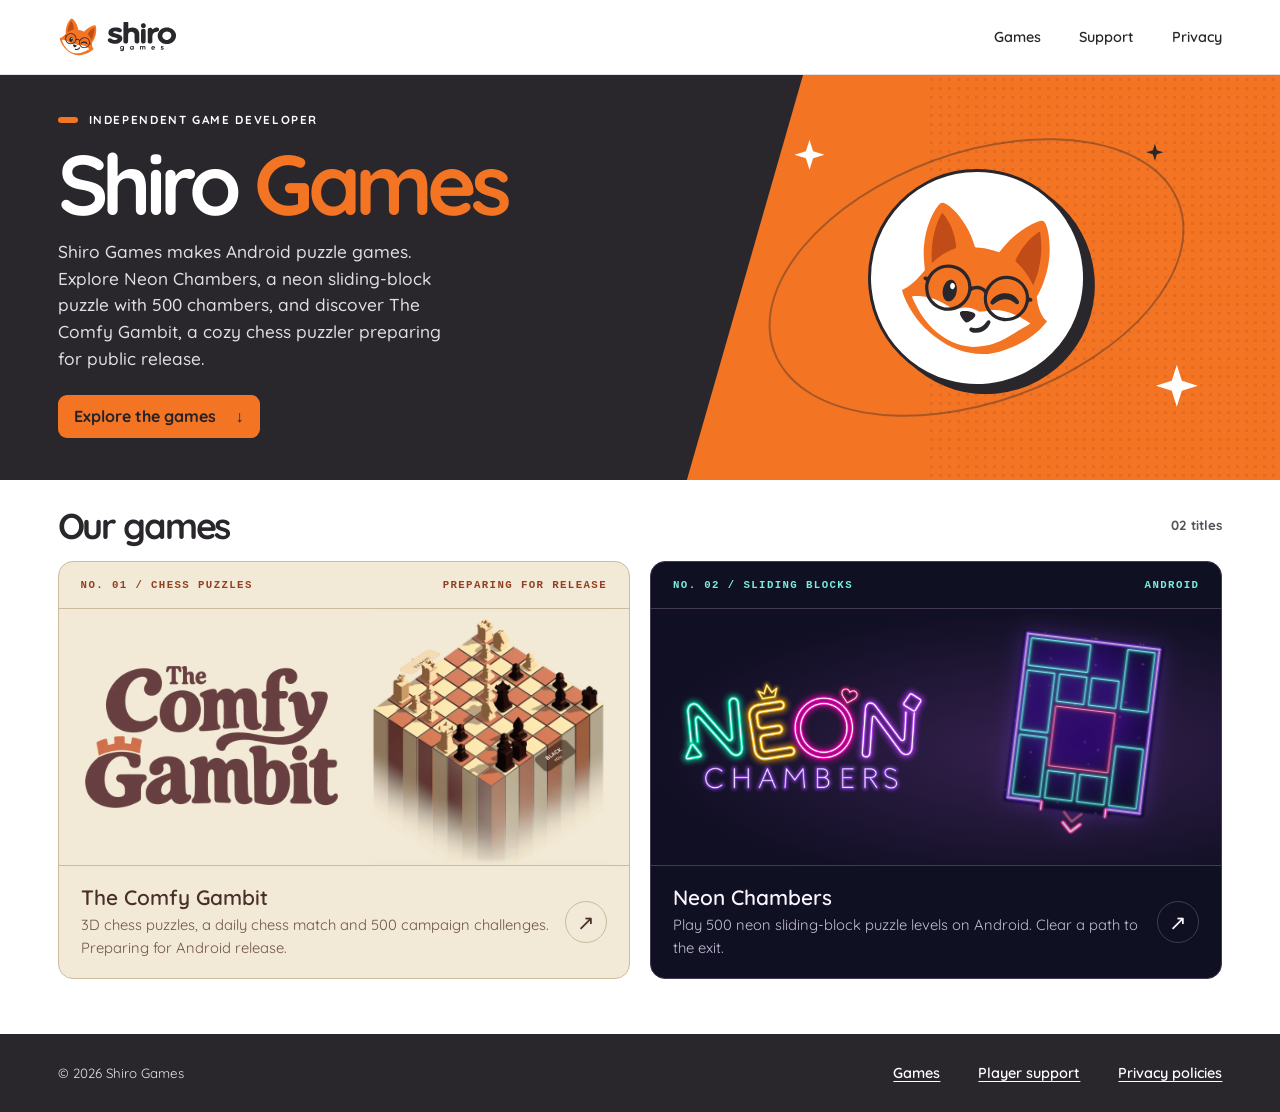
<file: index.html>
<!doctype html>
<html lang="en"><head><meta charset="utf-8"><meta name="viewport" content="width=device-width, initial-scale=1">
<title>Shiro Games | Neon Chambers &amp; The Comfy Gambit</title><meta name="description" content="Explore Shiro Games&#39; independent Android puzzle games: play Neon Chambers, a neon sliding-block puzzle, and discover The Comfy Gambit, a cozy 3D chess puzzler.">
<link rel="canonical" href="https://shirogames.site/">
<meta property="og:type" content="website">
<meta property="og:site_name" content="Shiro Games">
<meta property="og:title" content="Shiro Games | Neon Chambers &amp; The Comfy Gambit">
<meta property="og:description" content="Explore Shiro Games&#39; independent Android puzzle games: play Neon Chambers, a neon sliding-block puzzle, and discover The Comfy Gambit, a cozy 3D chess puzzler.">
<meta property="og:url" content="https://shirogames.site/">
<meta property="og:image" content="https://shirogames.site/assets/fox.webp">
<meta name="twitter:card" content="summary_large_image">
<script type="application/ld+json">{"@context":"https://schema.org","@graph":[{"@type":"Organization","@id":"https://shirogames.site/#organization","name":"Shiro Games","url":"https://shirogames.site/","logo":"https://shirogames.site/assets/shiro-fox.svg","description":"Independent video game developer creating mobile puzzle and chess games."},{"@type":"WebSite","@id":"https://shirogames.site/#website","name":"Shiro Games","url":"https://shirogames.site/","publisher":{"@id":"https://shirogames.site/#organization"},"inLanguage":"en"}]}</script>
<link rel="icon" href="/favicon.png" type="image/png" sizes="192x192"><link rel="apple-touch-icon" href="/favicon.png"><link rel="stylesheet" href="/style.css?v=fox2"></head>
<body class="home"><a class="skip" href="#main">Skip to content</a>
<header class="top"><div class="wrap"><a class="brand" href="/"><img class="brand-fox" src="/assets/shiro-fox.svg" alt=""><img class="brand-type" src="/assets/shiro-type.svg" alt="Shiro Games"></a><nav aria-label="Main"><a href="/#games">Games</a><a href="/support">Support</a><a href="/privacy">Privacy</a></nav></div></header>
<main id="main">
  <section class="spotlight">
    <div class="wrap studio">
      <div class="studio-copy">
        <p class="kicker"><span class="signal"></span>Independent game developer</p>
        <h1>Shiro <span>Games</span></h1>
        <p class="standfirst">Shiro Games makes Android puzzle games. Explore Neon Chambers, a neon sliding-block puzzle with 500 chambers, and discover The Comfy Gambit, a cozy chess puzzler preparing for public release.</p>
        <a class="jump" href="#games">Explore the games <span aria-hidden="true">↓</span></a>
      </div>
      <div class="fox-print" aria-hidden="true"><div class="orbit"></div><div class="fox-disc"><img src="/assets/shiro-fox.svg" alt=""></div><i class="spark one"></i><i class="spark two"></i><i class="spark three"></i></div>
    </div>
  </section>
  <section class="wrap collection" id="games" aria-labelledby="games-title">
    <div class="labelrow"><h2 id="games-title">Our games</h2><span class="catalog-count">02 titles</span></div>
    <div class="shelf"><a class="card comfy" href="/the-comfy-gambit/"><div class="cardtop"><span class="num">No. 01 / Chess puzzles</span><span class="num">Preparing for release</span></div>
<div class="plate"><img class="letter" src="/assets/comfy-logo.webp" alt=""><img class="board" src="/assets/comfy-board.webp?v=blend" alt=""></div><div class="cardbody"><div><h3>The Comfy Gambit</h3><p>3D chess puzzles, a daily chess match and 500 campaign challenges. Preparing for Android release.</p></div><span class="arrow" aria-hidden="true">↗</span></div></a><a class="card neon" href="/neon-chambers-site/"><div class="cardtop"><span class="num">No. 02 / Sliding blocks</span><span class="num">Android</span></div>
<div class="plate"><img class="letter" src="/assets/neon-logo.webp" alt=""><img class="board" src="/assets/neon-board.webp?v=full" alt=""></div><div class="cardbody"><div><h3>Neon Chambers</h3><p>Play 500 neon sliding-block puzzle levels on Android. Clear a path to the exit.</p></div><span class="arrow" aria-hidden="true">↗</span></div></a></div>
  </section>
</main>
<footer class="foot"><div class="wrap"><small>© 2026 Shiro Games</small><div class="footlinks"><a href="/#games">Games</a><a href="/support">Player support</a><a href="/privacy">Privacy policies</a></div></div></footer></body></html>
</file>
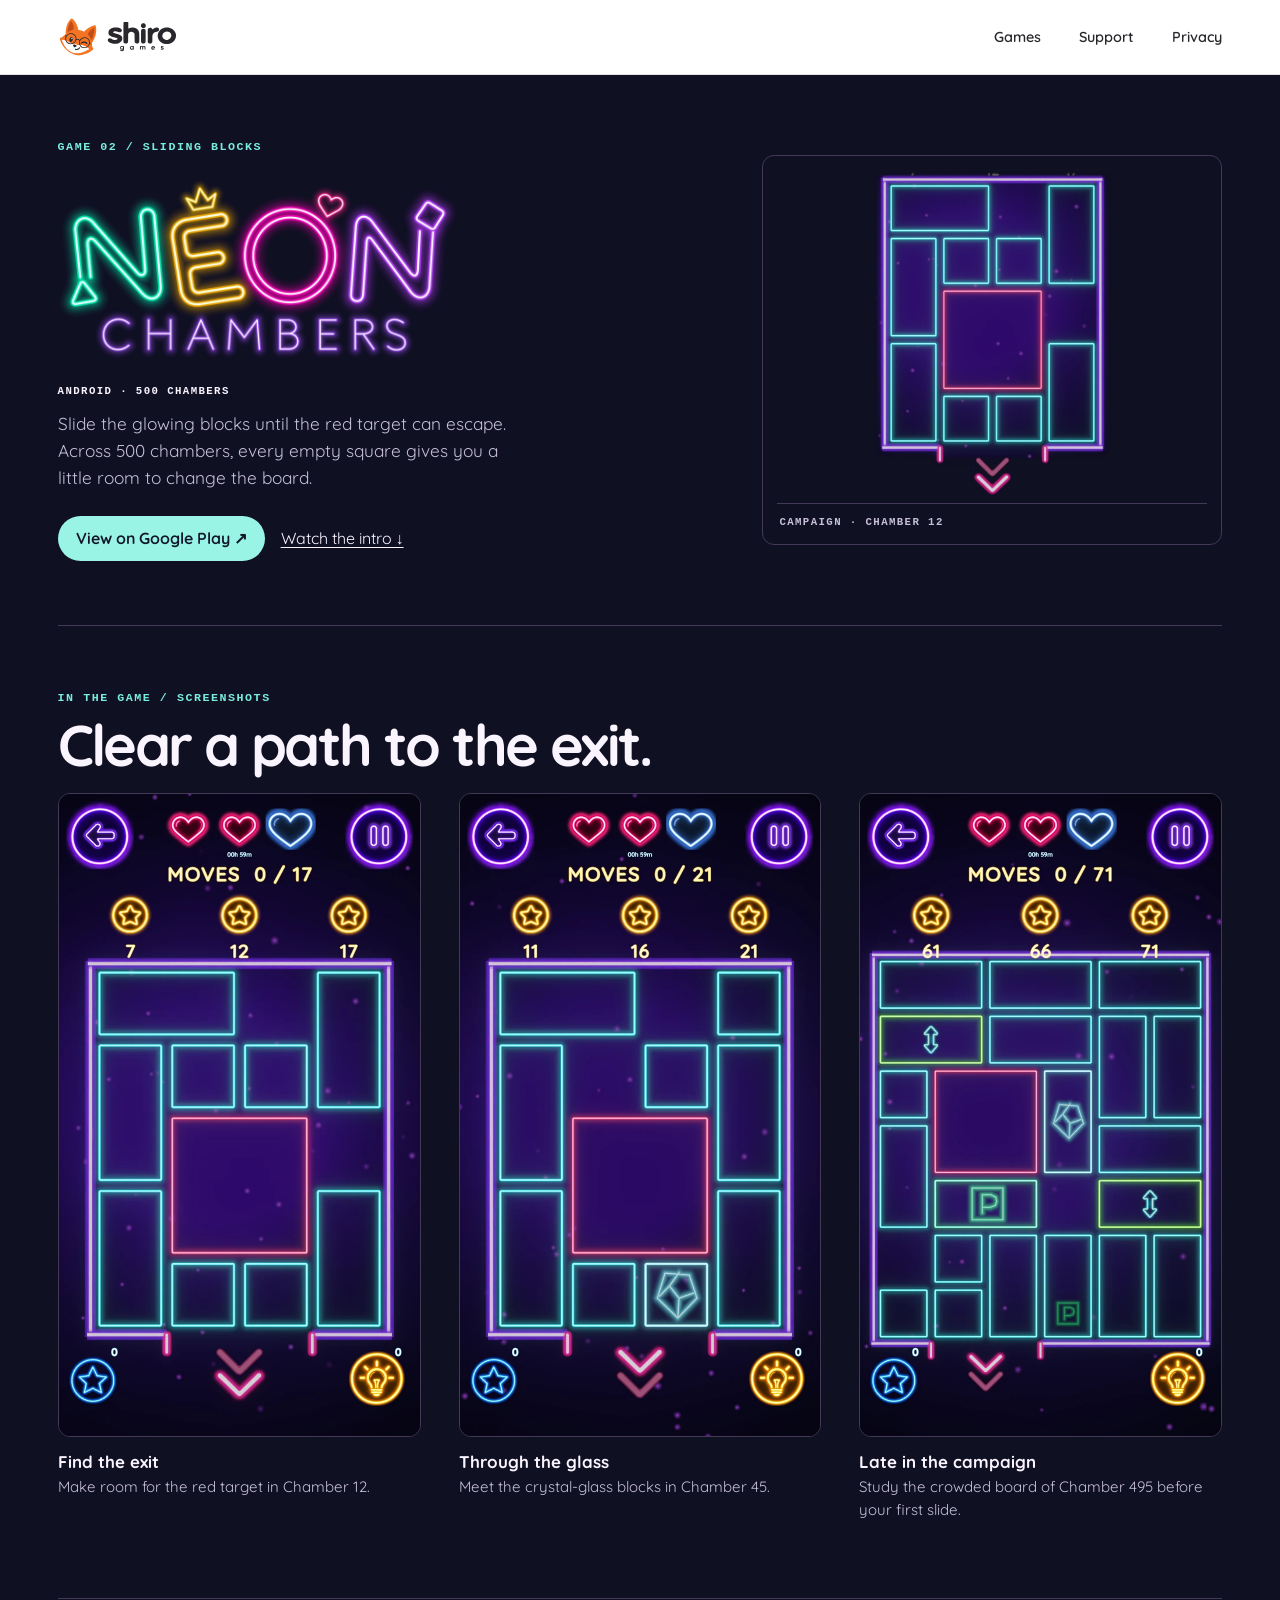
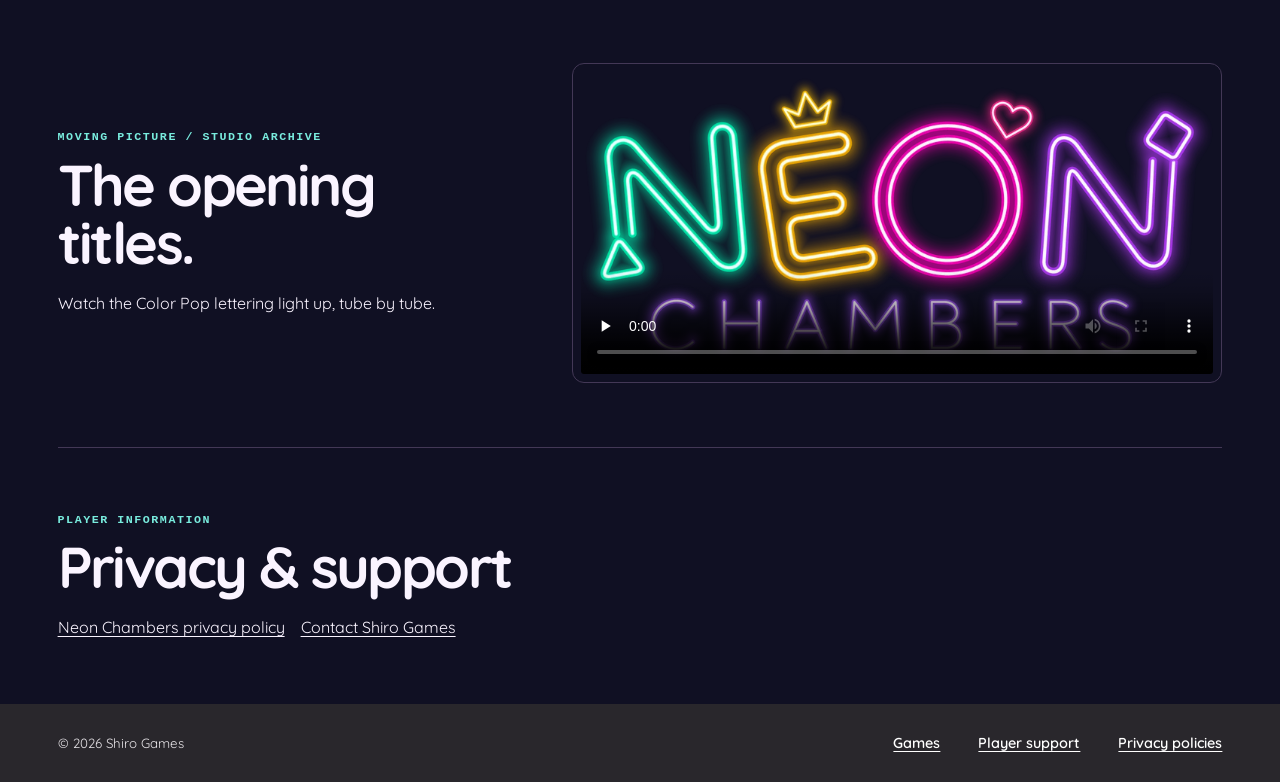
<file: neon-chambers-site/index.html>
<!doctype html>
<html lang="en"><head><meta charset="utf-8"><meta name="viewport" content="width=device-width, initial-scale=1">
<title>Neon Chambers | Android Sliding Block Puzzle Game</title><meta name="description" content="Play Neon Chambers, a neon sliding-block puzzle game for Android with 500 levels. Slide blocks, free the red target and solve increasingly tricky chambers.">
<link rel="canonical" href="https://shirogames.site/neon-chambers-site/">
<meta property="og:type" content="website">
<meta property="og:site_name" content="Shiro Games">
<meta property="og:title" content="Neon Chambers | Android Sliding Block Puzzle Game">
<meta property="og:description" content="Play Neon Chambers, a neon sliding-block puzzle game for Android with 500 levels. Slide blocks, free the red target and solve increasingly tricky chambers.">
<meta property="og:url" content="https://shirogames.site/neon-chambers-site/">
<meta property="og:image" content="https://shirogames.site/assets/neon-board.webp">
<meta name="twitter:card" content="summary_large_image">
<script type="application/ld+json">{"@context":"https://schema.org","@type":"VideoGame","name":"Neon Chambers","url":"https://shirogames.site/neon-chambers-site/","description":"A neon sliding-block puzzle game for Android with 500 chambers. Move blocks to clear a path for the red target.","image":"https://shirogames.site/assets/neon-board.webp","genre":["Puzzle","Sliding block puzzle"],"gamePlatform":"Android","operatingSystem":"Android","publisher":{"@type":"Organization","name":"Shiro Games","url":"https://shirogames.site/"},"sameAs":"https://play.google.com/store/apps/details?id=com.ShiroGames.NeonChambers"}</script>
<link rel="icon" href="/favicon.png" type="image/png" sizes="192x192"><link rel="apple-touch-icon" href="/favicon.png"><link rel="stylesheet" href="/style.css?v=fox2"><meta name="google-site-verification" content="Ffw6rZ1CmvpE73Mg97ow2kUQyYKAIifw9e-uzROyVQU" /></head>
<body class="neon game"><a class="skip" href="#main">Skip to content</a>
<header class="top"><div class="wrap"><a class="brand" href="/"><img class="brand-fox" src="/assets/shiro-fox.svg" alt=""><img class="brand-type" src="/assets/shiro-type.svg" alt="Shiro Games"></a><nav aria-label="Main"><a href="/#games">Games</a><a href="/support.html">Support</a><a href="/privacy.html">Privacy</a></nav></div></header>
<main id="main"><div class="wrap" id="home"><section class="hero" id="game"><div><p class="kicker">Game 02 / Sliding blocks</p><h1><img class="" src="/assets/neon-logo.webp" alt="Neon Chambers"></h1><p class="edition">Android · 500 chambers</p><p class="lede">Slide the glowing blocks until the red target can escape. Across 500 chambers, every empty square gives you a little room to change the board.</p><div class="actions"><a class="btn" href="https://play.google.com/store/apps/details?id=com.ShiroGames.NeonChambers">View on Google Play ↗</a><a href="#intro">Watch the intro ↓</a></div></div>
<figure class="cover"><img class="" src="/assets/neon-board.webp?v=full" alt="A glowing sliding-block puzzle with a large red target among cyan pieces"><figcaption class="num">Campaign · Chamber 12</figcaption></figure></section>
<section class="section" id="features"><p class="kicker">In the game / Screenshots</p><h2>Clear a path to the exit.</h2><div class="frames"><figure><a href="/assets/neon-core.webp" aria-label="Open full screenshot: Find the exit"><img class="" src="/assets/neon-core.webp" alt="Find the exit in Neon Chambers" loading="lazy"></a><figcaption><b>Find the exit</b>Make room for the red target in Chamber 12.</figcaption></figure><figure><a href="/assets/neon-glass.webp" aria-label="Open full screenshot: Through the glass"><img class="" src="/assets/neon-glass.webp" alt="Through the glass in Neon Chambers" loading="lazy"></a><figcaption><b>Through the glass</b>Meet the crystal-glass blocks in Chamber 45.</figcaption></figure><figure><a href="/assets/neon-expert.webp" aria-label="Open full screenshot: Late in the campaign"><img class="" src="/assets/neon-expert.webp" alt="Late in the campaign in Neon Chambers" loading="lazy"></a><figcaption><b>Late in the campaign</b>Study the crowded board of Chamber 495 before your first slide.</figcaption></figure></div></section>
<section id="intro" class="section film"><div><p class="kicker">Moving picture / Studio archive</p><h2>The opening titles.</h2><p>Watch the Color Pop lettering light up, tube by tube.</p></div>
<video controls playsinline preload="none" poster="/assets/neon-logo.webp" aria-label="Neon Chambers animated logo intro"><source src="/assets/neon-intro.mp4" type="video/mp4"><a href="/assets/neon-intro.mp4">Open the intro film</a></video></section>
<section class="section" id="privacy"><p class="kicker">Player information</p><h2>Privacy &amp; support</h2><div class="actions"><a href="/neon-chambers-site/privacy.html">Neon Chambers privacy policy</a><a href="/support.html">Contact Shiro Games</a></div></section></div></main>
<footer class="foot"><div class="wrap"><small>© 2026 Shiro Games</small><div class="footlinks"><a href="/#games">Games</a><a href="/support.html">Player support</a><a href="/privacy.html">Privacy policies</a></div></div></footer></body></html>
</file>
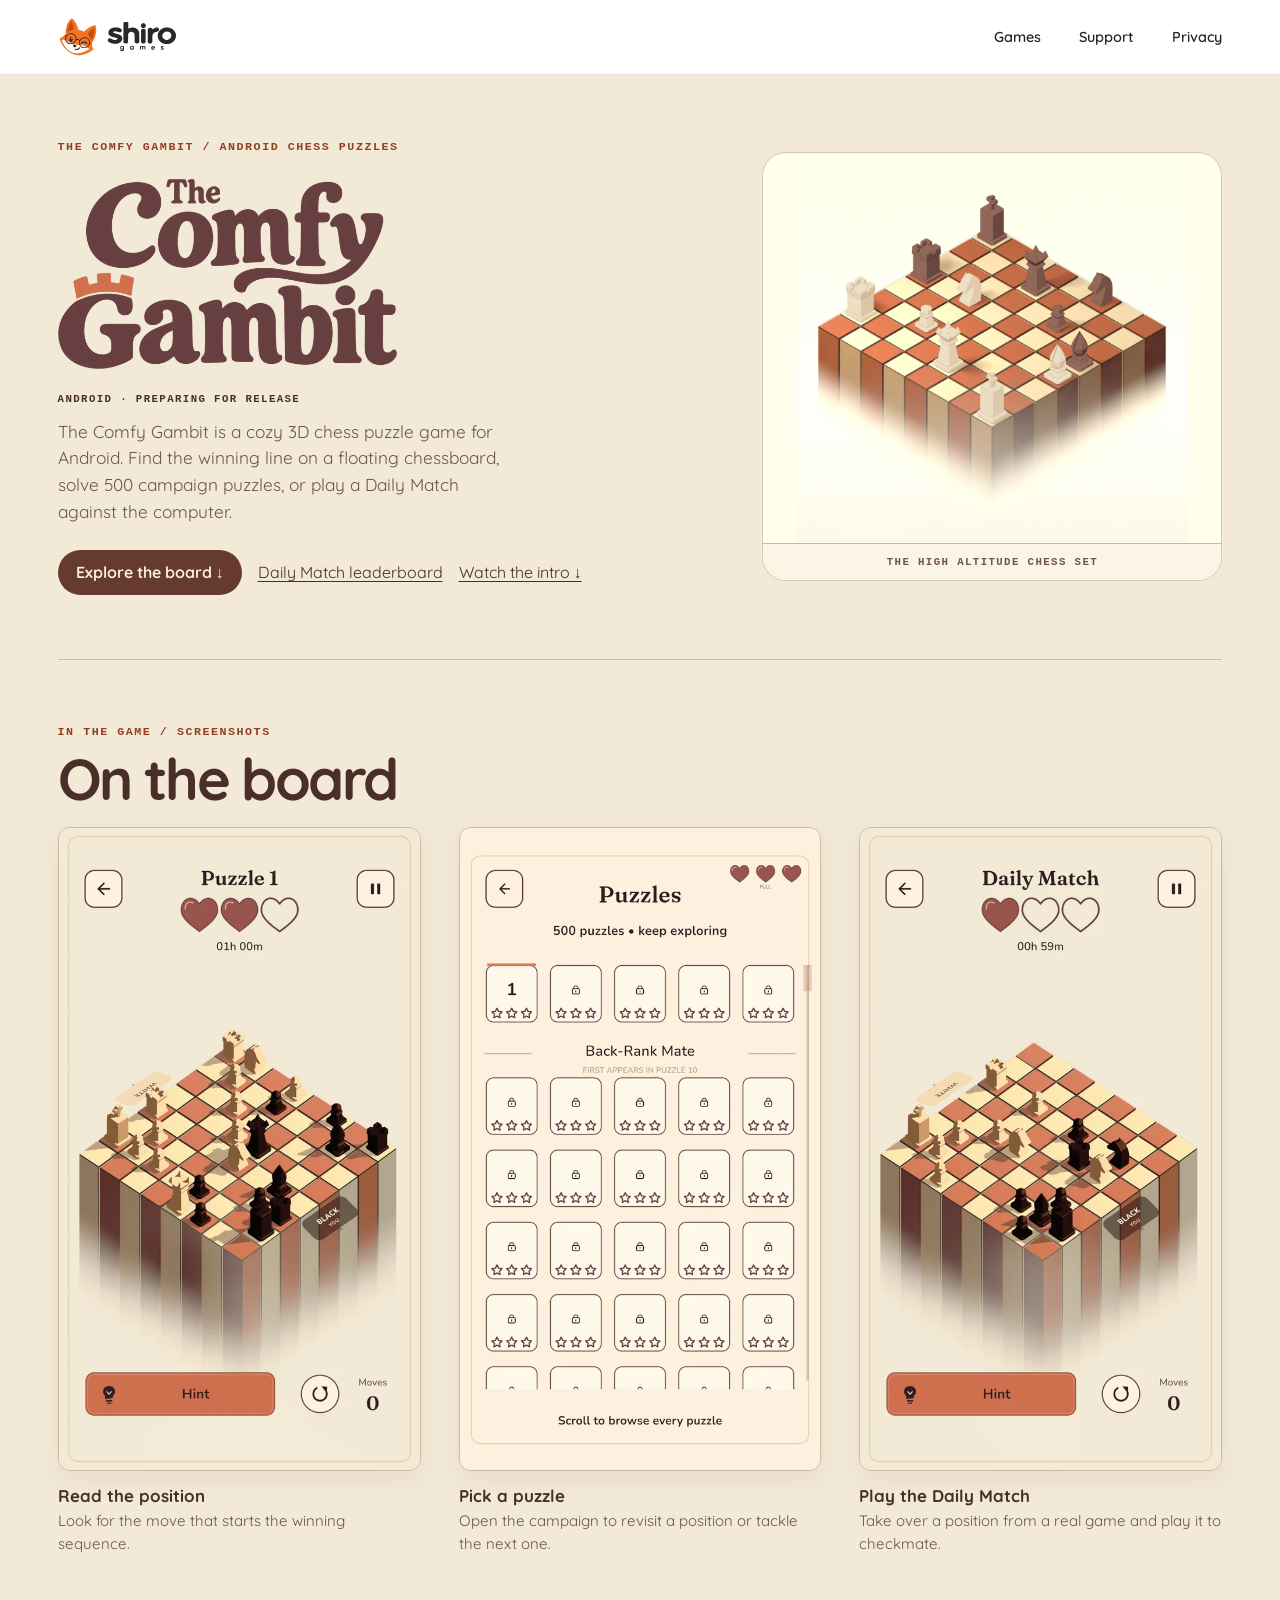
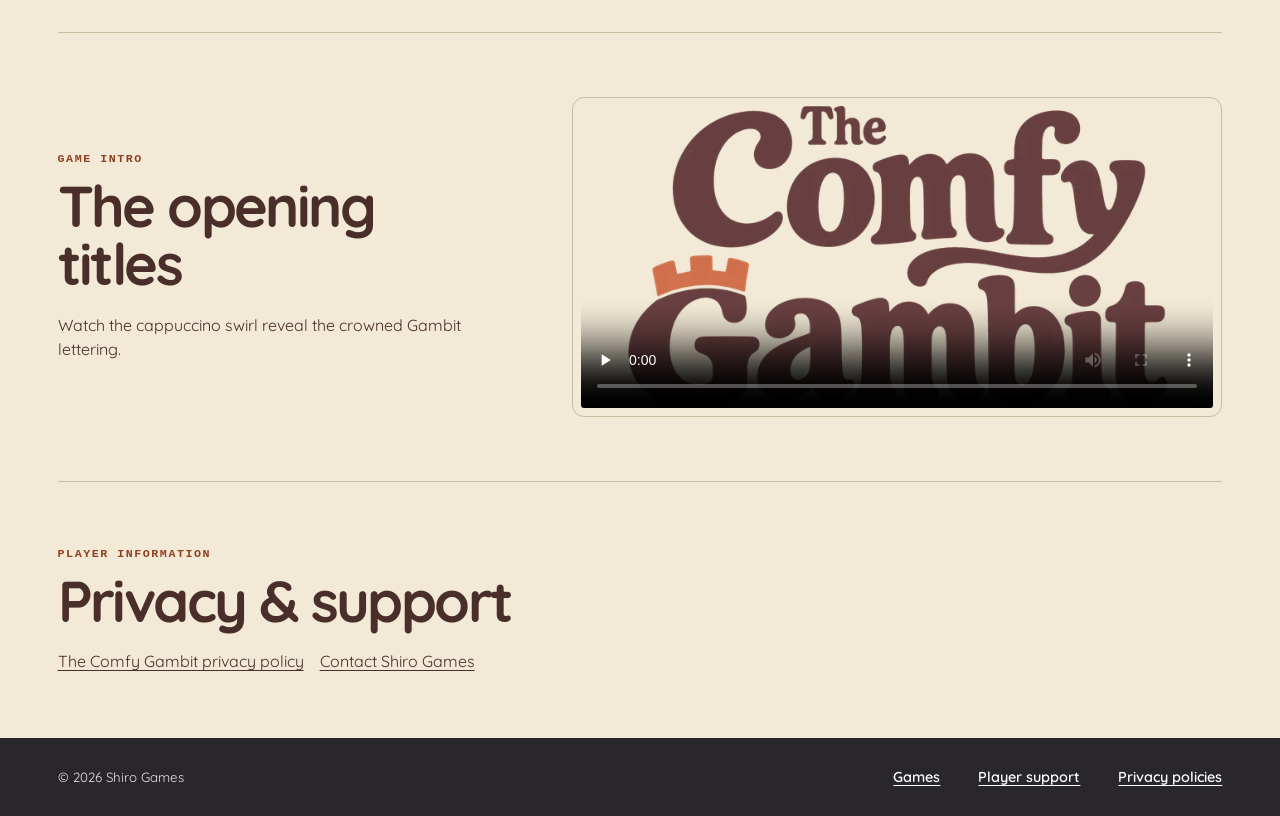
<file: the-comfy-gambit/index.html>
<!doctype html>
<html lang="en"><head><meta charset="utf-8"><meta name="viewport" content="width=device-width, initial-scale=1">
<title>The Comfy Gambit | Cozy 3D Chess Puzzles &amp; Daily Match</title><meta name="description" content="Discover The Comfy Gambit, a cozy Android chess game preparing for public release. Solve 500 puzzles and play a Daily Match on a floating 3D board.">
<link rel="canonical" href="https://shirogames.site/the-comfy-gambit/">
<meta property="og:type" content="website">
<meta property="og:site_name" content="Shiro Games">
<meta property="og:title" content="The Comfy Gambit | Cozy 3D Chess Puzzles &amp; Daily Match">
<meta property="og:description" content="Discover The Comfy Gambit, a cozy Android chess game preparing for public release. Solve 500 puzzles and play a Daily Match on a floating 3D board.">
<meta property="og:url" content="https://shirogames.site/the-comfy-gambit/">
<meta property="og:image" content="https://shirogames.site/assets/comfy-high-altitude-v08.webp">
<meta name="twitter:card" content="summary_large_image">
<script type="application/ld+json">{"@context":"https://schema.org","@type":"VideoGame","name":"The Comfy Gambit","url":"https://shirogames.site/the-comfy-gambit/","description":"A cozy Android chess puzzle game preparing for release, with 500 campaign puzzles and a Daily Match.","image":"https://shirogames.site/assets/comfy-high-altitude-v08.webp","genre":["Chess","Puzzle"],"gamePlatform":"Android","operatingSystem":"Android","publisher":{"@type":"Organization","name":"Shiro Games","url":"https://shirogames.site/"}}</script>
<link rel="icon" href="/favicon.png" type="image/png" sizes="192x192"><link rel="apple-touch-icon" href="/favicon.png"><link rel="stylesheet" href="/style.css?v=fox2"></head>
<body class="comfy game"><a class="skip" href="#main">Skip to content</a>
<header class="top"><div class="wrap"><a class="brand" href="/"><img class="brand-fox" src="/assets/shiro-fox.svg" alt=""><img class="brand-type" src="/assets/shiro-type.svg" alt="Shiro Games"></a><nav aria-label="Main"><a href="/#games">Games</a><a href="/support">Support</a><a href="/privacy">Privacy</a></nav></div></header>
<main id="main"><div class="wrap" id="home"><section class="hero" id="game"><div><p class="kicker">The Comfy Gambit / Android chess puzzles</p><h1><img class="" src="/assets/comfy-logo.webp" alt="The Comfy Gambit"></h1><p class="edition">Android · Preparing for release</p><p class="lede">The Comfy Gambit is a cozy 3D chess puzzle game for Android. Find the winning line on a floating chessboard, solve 500 campaign puzzles, or play a Daily Match against the computer.</p><div class="actions"><a class="btn" href="#features">Explore the board ↓</a><a href="/the-comfy-gambit/leaderboard/">Daily Match leaderboard</a><a href="#intro">Watch the intro ↓</a></div></div>
<figure class="cover"><img class="" src="/assets/comfy-high-altitude-v08.webp" alt="A cream and terracotta chessboard with carved pieces above the clouds"><figcaption class="num">The High Altitude chess set</figcaption></figure></section>
<section class="section" id="features"><p class="kicker">In the game / Screenshots</p><h2>On the board</h2><div class="frames"><figure><a href="/assets/comfy-campaign.webp" aria-label="Open full screenshot: Read the position"><img class="" src="/assets/comfy-campaign.webp" alt="Read the position in The Comfy Gambit" loading="lazy"></a><figcaption><b>Read the position</b>Look for the move that starts the winning sequence.</figcaption></figure><figure><a href="/assets/comfy-levels.webp" aria-label="Open full screenshot: Pick a puzzle"><img class="" src="/assets/comfy-levels.webp" alt="Pick a puzzle in The Comfy Gambit" loading="lazy"></a><figcaption><b>Pick a puzzle</b>Open the campaign to revisit a position or tackle the next one.</figcaption></figure><figure><a href="/assets/comfy-daily.webp" aria-label="Open full screenshot: Play the Daily Match"><img class="" src="/assets/comfy-daily.webp" alt="Play the Daily Match in The Comfy Gambit" loading="lazy"></a><figcaption><b>Play the Daily Match</b>Take over a position from a real game and play it to checkmate.</figcaption></figure></div></section>
<section id="intro" class="section film"><div><p class="kicker">Game intro</p><h2>The opening titles</h2><p>Watch the cappuccino swirl reveal the crowned Gambit lettering.</p></div>
<video controls playsinline preload="none" poster="/assets/comfy-logo.webp" aria-label="The Comfy Gambit animated logo intro"><source src="/assets/comfy-intro.mp4" type="video/mp4"><a href="/assets/comfy-intro.mp4">Open the intro film</a></video></section>
<section class="section" id="privacy"><p class="kicker">Player information</p><h2>Privacy &amp; support</h2><div class="actions"><a href="/the-comfy-gambit/privacy">The Comfy Gambit privacy policy</a><a href="/support">Contact Shiro Games</a></div></section></div></main>
<footer class="foot"><div class="wrap"><small>© 2026 Shiro Games</small><div class="footlinks"><a href="/#games">Games</a><a href="/support">Player support</a><a href="/privacy">Privacy policies</a></div></div></footer></body></html>
</file>
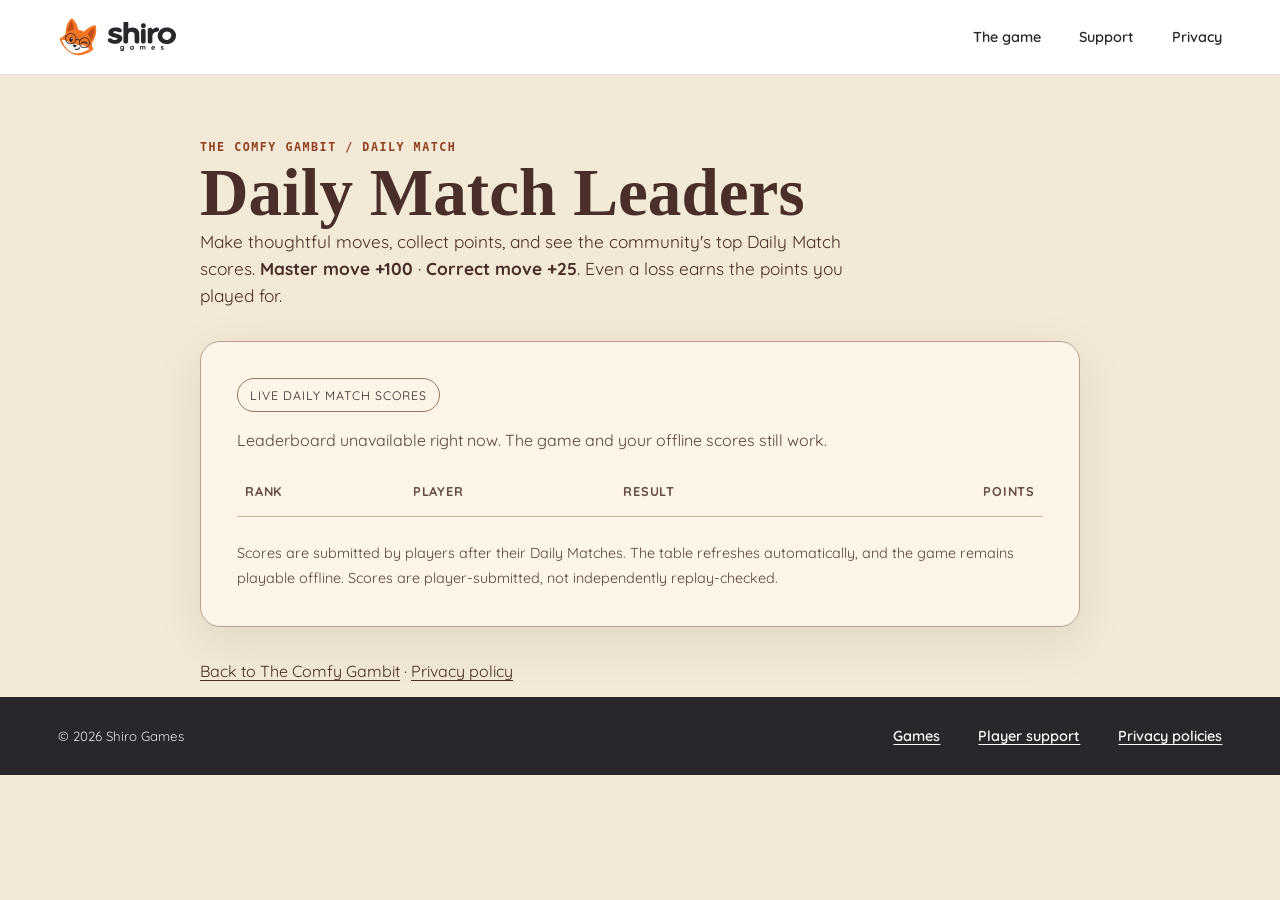
<file: the-comfy-gambit/leaderboard/index.html>
<!doctype html>
<html lang="en"><head><meta charset="utf-8"><meta name="viewport" content="width=device-width,initial-scale=1">
<title>Daily Chess Match Leaderboard | The Comfy Gambit</title>
<meta name="description" content="View Daily Match chess-puzzle scores for The Comfy Gambit. Compare Master and Correct move points in the live player-submitted Daily Match rankings.">
<link rel="canonical" href="https://shirogames.site/the-comfy-gambit/leaderboard/">
<meta property="og:type" content="website">
<meta property="og:site_name" content="Shiro Games">
<meta property="og:title" content="Daily Chess Match Leaderboard | The Comfy Gambit">
<meta property="og:description" content="View Daily Match chess-puzzle scores for The Comfy Gambit. Compare Master and Correct move points in the live player leaderboard.">
<meta property="og:url" content="https://shirogames.site/the-comfy-gambit/leaderboard/">
<meta property="og:image" content="https://shirogames.site/assets/comfy-board.webp">
<meta name="twitter:card" content="summary_large_image">
<link rel="icon" href="/favicon.png" type="image/png" sizes="192x192"><link rel="apple-touch-icon" href="/favicon.png"><link rel="stylesheet" href="/style.css?v=fox2">
<style>
.leaders{max-width:880px;margin:4rem auto 6rem}.leaders h1{font-family:Georgia,serif;font-size:clamp(2.3rem,6vw,4.2rem);line-height:1.08}.leaders .intro{max-width:650px;font-size:1.08rem}
.board-card{border:1px solid #bba18e;border-radius:20px;background:#fdf5e7;color:#342429;padding:clamp(18px,4vw,36px);box-shadow:0 14px 50px #33201c18;margin-top:2rem}
.preview-label{display:inline-flex;padding:.4rem .75rem;border:1px solid #9b7664;border-radius:30px;font-size:.77rem;letter-spacing:.08em;text-transform:uppercase}
.leader-table{width:100%;border-collapse:collapse;font-variant-numeric:tabular-nums}.leader-table th,.leader-table td{text-align:left;padding:14px 8px;border-bottom:1px solid #cdb6a4}.leader-table th{font-size:.8rem;text-transform:uppercase;letter-spacing:.06em;color:#664c47}.leader-table th:last-child,.leader-table td:last-child{text-align:right}.leader-table td:nth-child(3){text-transform:capitalize}
.leader-note{font-size:.9rem;line-height:1.7;color:#58443c;margin-top:1.5rem}.leader-status{min-height:2.5em;margin-top:1rem;color:#58443c}
@media(max-width:520px){.leader-table th,.leader-table td{padding:12px 5px;font-size:.88rem}.leader-table th:nth-child(3),.leader-table td:nth-child(3){display:none}}
</style></head>
<body class="comfy game"><a class="skip" href="#main">Skip to content</a>
<header class="top"><div class="wrap"><a class="brand" href="/"><img class="brand-fox" src="/assets/shiro-fox.svg" alt=""><img class="brand-type" src="/assets/shiro-type.svg" alt="Shiro Games"></a><nav aria-label="Main"><a href="/the-comfy-gambit/">The game</a><a href="/support">Support</a><a href="/privacy">Privacy</a></nav></div></header>
<main id="main"><div class="wrap"><section class="leaders" aria-labelledby="board-title">
<p class="kicker">The Comfy Gambit / Daily Match</p><h1 id="board-title">Daily Match Leaders</h1>
<p class="intro">Make thoughtful moves, collect points, and see the community's top Daily Match scores. <strong>Master move +100</strong> · <strong>Correct move +25</strong>. Even a loss earns the points you played for.</p>
<div class="board-card"><span class="preview-label">Live Daily Match scores</span>
<p id="status" class="leader-status" role="status" aria-live="polite">Loading rankings…</p>
<table class="leader-table"><thead><tr><th scope="col">Rank</th><th scope="col">Player</th><th scope="col">Result</th><th scope="col">Points</th></tr></thead><tbody id="rows"></tbody></table>
<p class="leader-note">Scores are submitted by players after their Daily Matches. The table refreshes automatically, and the game remains playable offline. Scores are player-submitted, not independently replay-checked.</p></div>
<p style="margin-top:2rem"><a href="/the-comfy-gambit/">Back to The Comfy Gambit</a> · <a href="/the-comfy-gambit/privacy">Privacy policy</a></p>
</section></div></main><footer class="foot"><div class="wrap"><small>© 2026 Shiro Games</small><div class="footlinks"><a href="/#games">Games</a><a href="/support">Player support</a><a href="/privacy">Privacy policies</a></div></div></footer>
<script>
(()=>{"use strict";
const api="https://api.shirogames.site/v1/top",body=document.getElementById("rows"),status=document.getElementById("status");
let generation=0;
async function load(quiet=false){
  const current=++generation;
  if(!quiet){body.replaceChildren();status.textContent="Loading rankings…";}
  const abort=new AbortController(),timeout=setTimeout(()=>abort.abort(),7000);
  try{
    const r=await fetch(api+"?day=all&limit=20",{signal:abort.signal,cache:"no-store"});
    if(!r.ok)throw Error("network");const data=await r.json();
    if(!data.ok||data.mode!=="guest-preview"||data.verified!==false||!Array.isArray(data.rows))throw Error("invalid");
    if(current!==generation)return;
    body.replaceChildren();
    if(!data.rows.length){status.textContent="No scores yet. Be among the first!";return;}
    status.textContent="Highest player-submitted Daily Match scores";
    data.rows.forEach((s,i)=>{
      const tr=document.createElement("tr");
      const fields=[String(i+1),"Guest "+String(s.guest_id||"").slice(0,8),String(s.outcome||"").slice(0,10),Number(s.score||0).toLocaleString()];
      fields.forEach(value=>{const td=document.createElement("td");td.textContent=value;tr.append(td);});
      body.append(tr);
    });
  }catch(e){if(current===generation)status.textContent="Leaderboard unavailable right now. The game and your offline scores still work.";}
  finally{clearTimeout(timeout);}
}
load();
// One global ranking list, exactly like the game's existing modal.
setInterval(()=>{if(document.visibilityState==="visible")load(true);},25000);
document.addEventListener("visibilitychange",()=>{if(document.visibilityState==="visible")load(true);});
})();
</script></body></html>
</file>
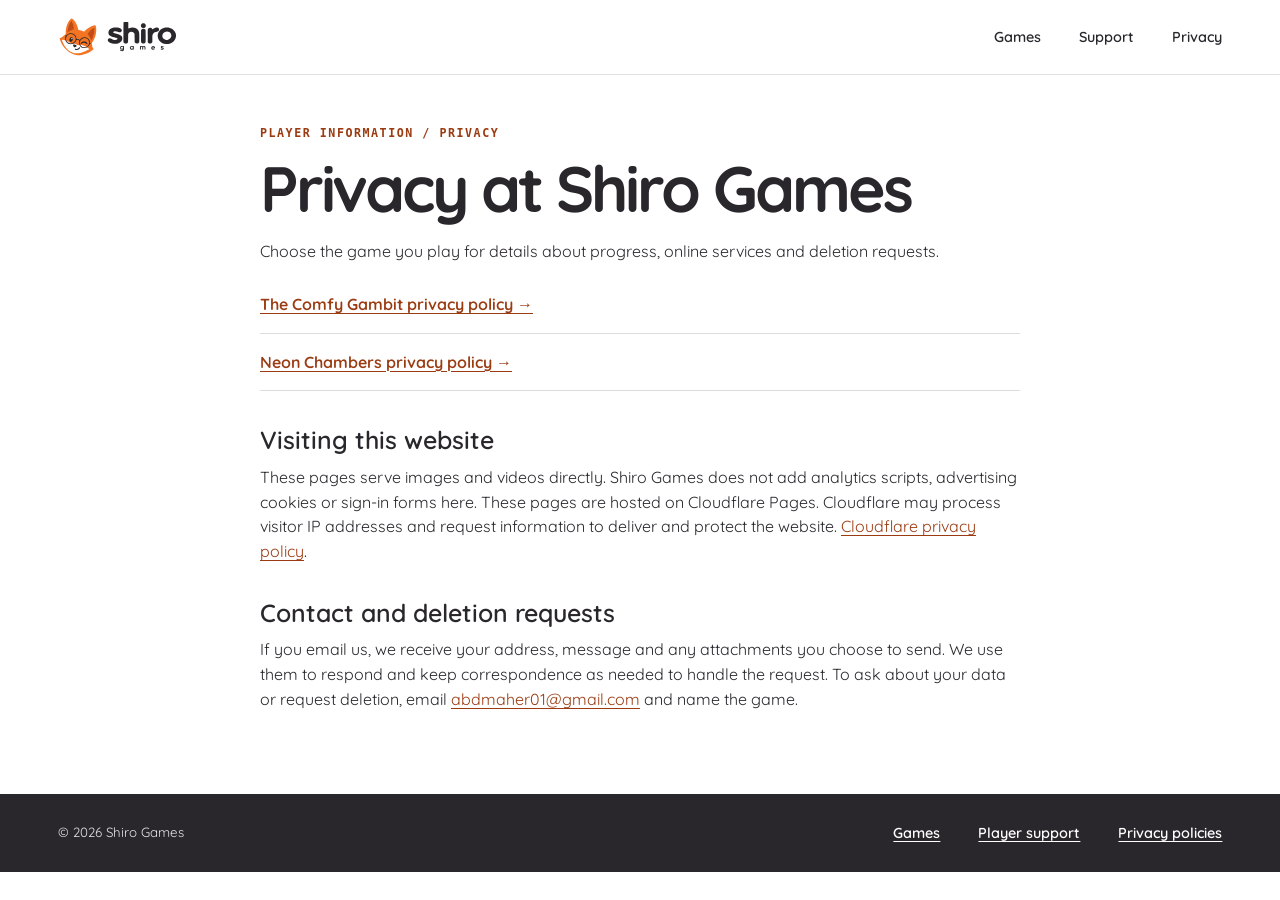
<file: privacy.html>
<!doctype html>
<html lang="en"><head><meta charset="utf-8"><meta name="viewport" content="width=device-width, initial-scale=1">
<title>Shiro Games Privacy Policies | Games &amp; Website</title><meta name="description" content="Read Shiro Games&#39; privacy information for the website, Neon Chambers and The Comfy Gambit, including local progress, advertising and support.">
<link rel="canonical" href="https://shirogames.site/privacy">
<meta property="og:type" content="website">
<meta property="og:site_name" content="Shiro Games">
<meta property="og:title" content="Shiro Games Privacy Policies | Games &amp; Website">
<meta property="og:description" content="Read Shiro Games&#39; privacy information for the website, Neon Chambers and The Comfy Gambit, including local progress, advertising and support.">
<meta property="og:url" content="https://shirogames.site/privacy">
<meta property="og:image" content="https://shirogames.site/assets/fox.webp">
<meta name="twitter:card" content="summary_large_image">
<link rel="icon" href="/favicon.png" type="image/png" sizes="192x192"><link rel="apple-touch-icon" href="/favicon.png"><link rel="stylesheet" href="/style.css?v=fox2"></head>
<body class="doc "><a class="skip" href="#main">Skip to content</a>
<header class="top"><div class="wrap"><a class="brand" href="/"><img class="brand-fox" src="/assets/shiro-fox.svg" alt=""><img class="brand-type" src="/assets/shiro-type.svg" alt="Shiro Games"></a><nav aria-label="Main"><a href="/#games">Games</a><a href="/support">Support</a><a href="/privacy">Privacy</a></nav></div></header>
<main id="main"><div class="wrap"><article class="inner"><p class="kicker">Player information / Privacy</p><h1>Privacy at Shiro Games</h1><p>Choose the game you play for details about progress, online services and deletion requests.</p><a class="policy-choice" href="/the-comfy-gambit/privacy">The Comfy Gambit privacy policy →</a><a class="policy-choice" href="/neon-chambers-site/privacy.html">Neon Chambers privacy policy →</a><h2>Visiting this website</h2><p>These pages serve images and videos directly. Shiro Games does not add analytics scripts, advertising cookies or sign-in forms here. These pages are hosted on Cloudflare Pages. Cloudflare may process visitor IP addresses and request information to deliver and protect the website. <a href="https://www.cloudflare.com/privacypolicy/">Cloudflare privacy policy</a>.</p><h2>Contact and deletion requests</h2><p>If you email us, we receive your address, message and any attachments you choose to send. We use them to respond and keep correspondence as needed to handle the request. To ask about your data or request deletion, email <a href="mailto:abdmaher01@gmail.com?subject=Shiro%20Games%20privacy%20request">abdmaher01@gmail.com</a> and name the game.</p></article></div></main>
<footer class="foot"><div class="wrap"><small>© 2026 Shiro Games</small><div class="footlinks"><a href="/#games">Games</a><a href="/support">Player support</a><a href="/privacy">Privacy policies</a></div></div></footer></body></html>
</file>
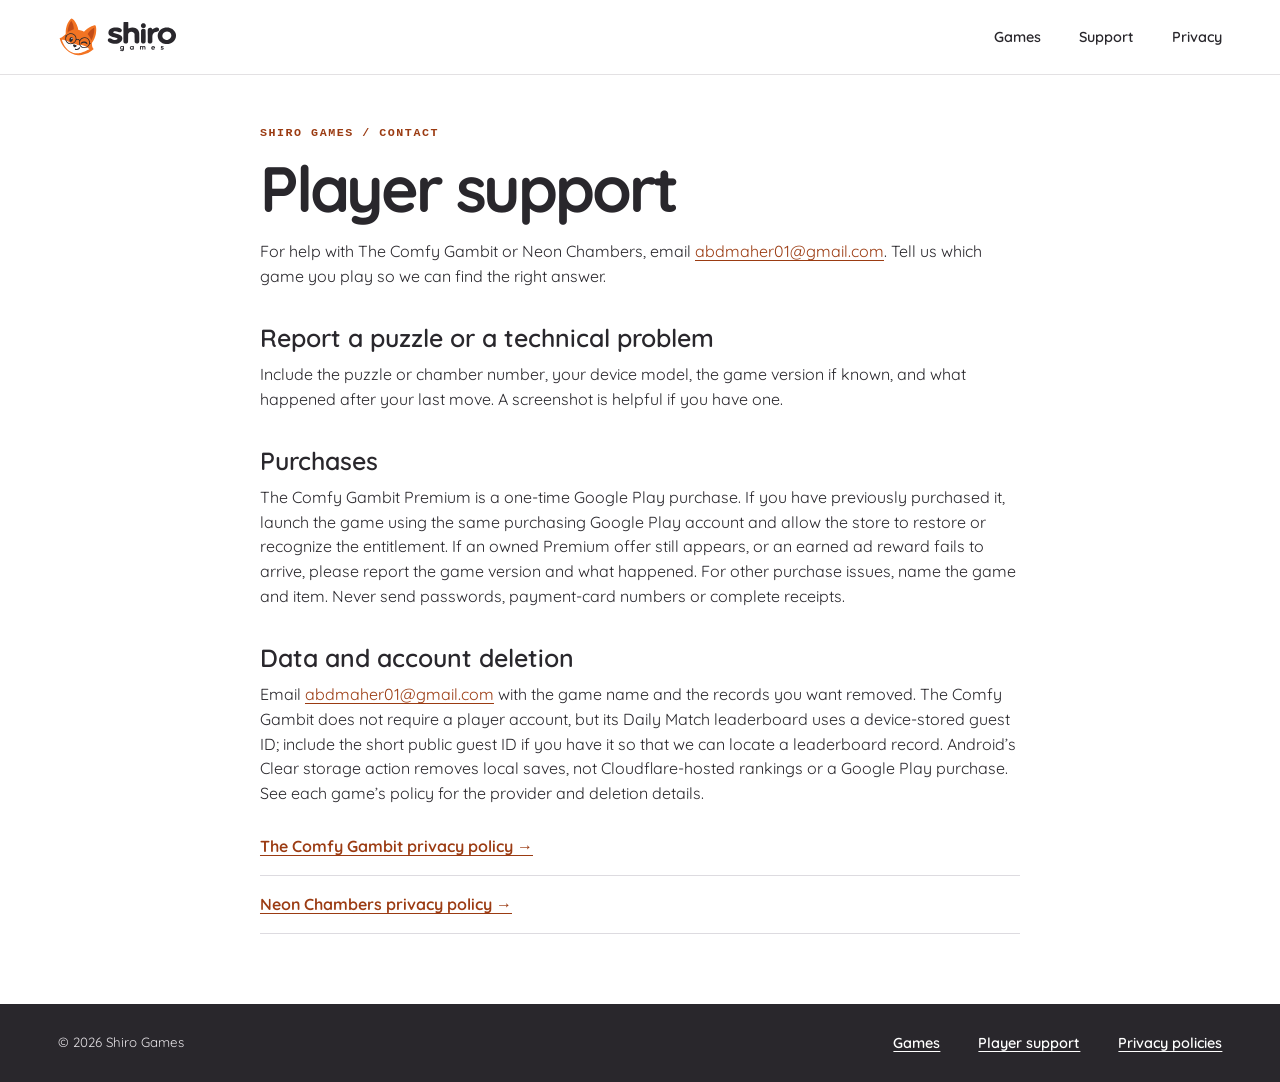
<file: support.html>
<!doctype html>
<html lang="en"><head><meta charset="utf-8"><meta name="viewport" content="width=device-width, initial-scale=1">
<title>Shiro Games Support | Neon Chambers &amp; Comfy Gambit</title><meta name="description" content="Contact Shiro Games for help with Neon Chambers or The Comfy Gambit, including Android gameplay, purchases, saved progress and privacy requests.">
<link rel="canonical" href="https://shirogames.site/support">
<meta property="og:type" content="website">
<meta property="og:site_name" content="Shiro Games">
<meta property="og:title" content="Shiro Games Support | Neon Chambers &amp; Comfy Gambit">
<meta property="og:description" content="Contact Shiro Games for help with Neon Chambers or The Comfy Gambit, including Android gameplay, purchases, saved progress and privacy requests.">
<meta property="og:url" content="https://shirogames.site/support">
<meta property="og:image" content="https://shirogames.site/assets/fox.webp">
<meta name="twitter:card" content="summary_large_image">
<link rel="icon" href="/favicon.png" type="image/png" sizes="192x192"><link rel="apple-touch-icon" href="/favicon.png"><link rel="stylesheet" href="/style.css?v=fox2"></head>
<body class="doc "><a class="skip" href="#main">Skip to content</a>
<header class="top"><div class="wrap"><a class="brand" href="/"><img class="brand-fox" src="/assets/shiro-fox.svg" alt=""><img class="brand-type" src="/assets/shiro-type.svg" alt="Shiro Games"></a><nav aria-label="Main"><a href="/#games">Games</a><a href="/support">Support</a><a href="/privacy">Privacy</a></nav></div></header>
<main id="main"><div class="wrap"><article class="inner"><p class="kicker">Shiro Games / Contact</p><h1>Player support</h1><p>For help with The Comfy Gambit or Neon Chambers, email <a href="mailto:abdmaher01@gmail.com?subject=Shiro%20Games%20player%20support">abdmaher01@gmail.com</a>. Tell us which game you play so we can find the right answer.</p><h2>Report a puzzle or a technical problem</h2><p>Include the puzzle or chamber number, your device model, the game version if known, and what happened after your last move. A screenshot is helpful if you have one.</p><h2>Purchases</h2><p>The Comfy Gambit Premium is a one-time Google Play purchase. If you have previously purchased it, launch the game using the same purchasing Google Play account and allow the store to restore or recognize the entitlement. If an owned Premium offer still appears, or an earned ad reward fails to arrive, please report the game version and what happened. For other purchase issues, name the game and item. Never send passwords, payment-card numbers or complete receipts.</p><h2>Data and account deletion</h2><p>Email <a href="mailto:abdmaher01@gmail.com?subject=Game%20data%20deletion%20request">abdmaher01@gmail.com</a> with the game name and the records you want removed. The Comfy Gambit does not require a player account, but its Daily Match leaderboard uses a device-stored guest ID; include the short public guest ID if you have it so that we can locate a leaderboard record. Android’s Clear storage action removes local saves, not Cloudflare-hosted rankings or a Google Play purchase. See each game’s policy for the provider and deletion details.</p><a class="policy-choice" href="/the-comfy-gambit/privacy">The Comfy Gambit privacy policy →</a><a class="policy-choice" href="/neon-chambers-site/privacy.html">Neon Chambers privacy policy →</a></article></div></main>
<footer class="foot"><div class="wrap"><small>© 2026 Shiro Games</small><div class="footlinks"><a href="/#games">Games</a><a href="/support">Player support</a><a href="/privacy">Privacy policies</a></div></div></footer></body></html>
</file>
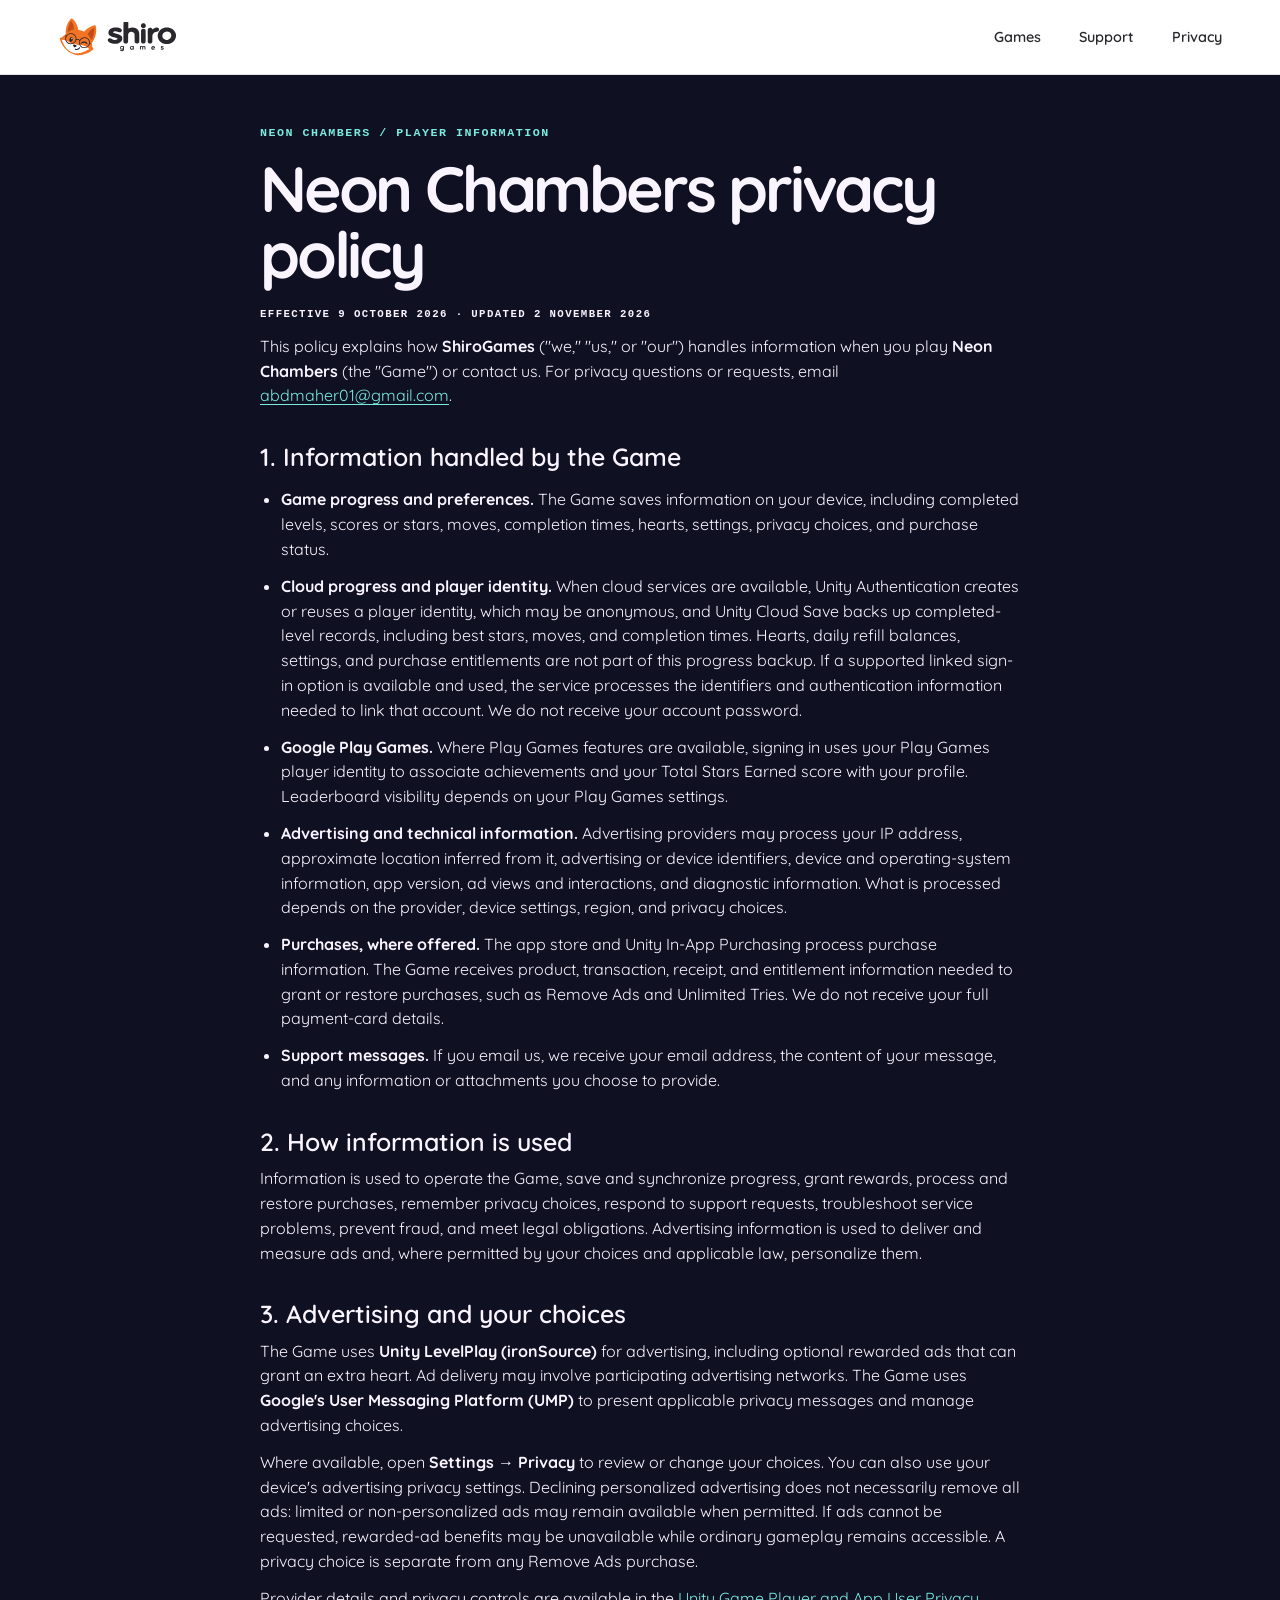
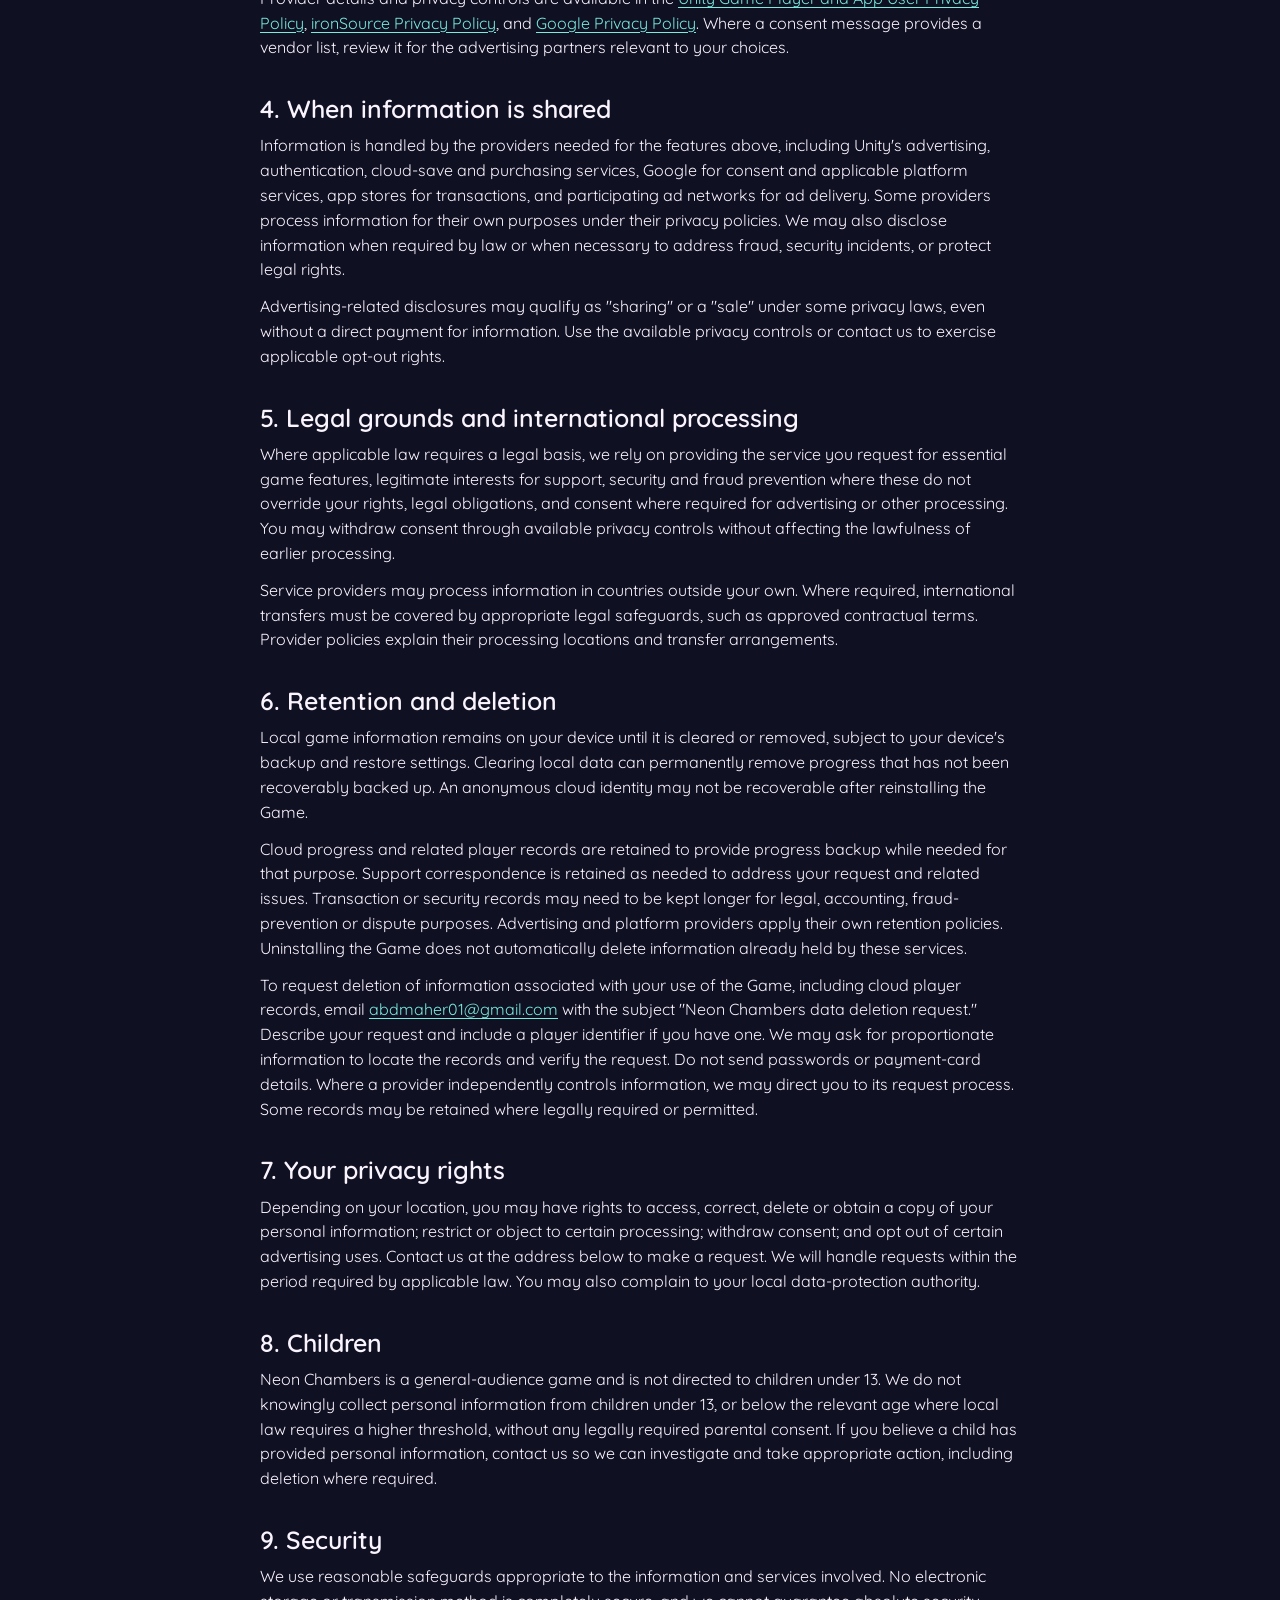
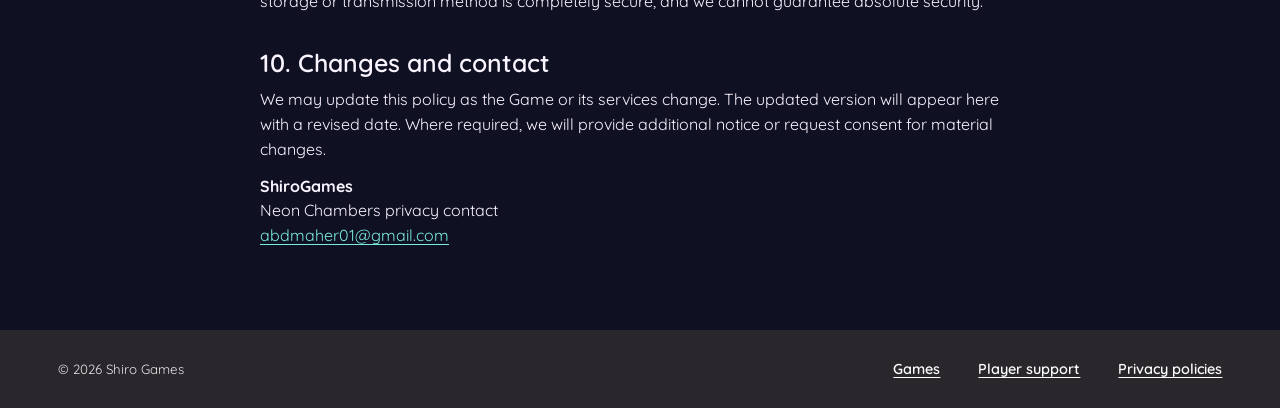
<file: neon-chambers-site/privacy.html>
<!doctype html>
<html lang="en"><head><meta charset="utf-8"><meta name="viewport" content="width=device-width, initial-scale=1">
<title>Neon Chambers Privacy Policy | Shiro Games</title><meta name="description" content="Learn how Neon Chambers handles local game progress, Google Play Games, advertising, optional purchases and privacy or deletion requests.">
<link rel="canonical" href="https://shirogames.site/neon-chambers-site/privacy">
<meta property="og:type" content="website">
<meta property="og:site_name" content="Shiro Games">
<meta property="og:title" content="Neon Chambers Privacy Policy | Shiro Games">
<meta property="og:description" content="Learn how Neon Chambers handles local game progress, Google Play Games, advertising, optional purchases and privacy or deletion requests.">
<meta property="og:url" content="https://shirogames.site/neon-chambers-site/privacy">
<meta property="og:image" content="https://shirogames.site/assets/neon-board.webp">
<meta name="twitter:card" content="summary_large_image">
<link rel="icon" href="/favicon.png" type="image/png" sizes="192x192"><link rel="apple-touch-icon" href="/favicon.png"><link rel="stylesheet" href="/style.css?v=fox2"></head>
<body class="doc neon"><a class="skip" href="#main">Skip to content</a>
<header class="top"><div class="wrap"><a class="brand" href="/"><img class="brand-fox" src="/assets/shiro-fox.svg" alt=""><img class="brand-type" src="/assets/shiro-type.svg" alt="Shiro Games"></a><nav aria-label="Main"><a href="/#games">Games</a><a href="/support.html">Support</a><a href="/privacy.html">Privacy</a></nav></div></header>
<main id="main"><div class="wrap"><article class="inner"><p class="kicker">Neon Chambers / Player information</p><h1>Neon Chambers privacy policy</h1><p class="edition">Effective 9 October 2026 · Updated 2 November 2026</p><p>This policy explains how <strong>ShiroGames</strong> ("we," "us," or "our") handles information when you play <strong>Neon Chambers</strong> (the "Game") or contact us. For privacy questions or requests, email <a href="mailto:abdmaher01@gmail.com">abdmaher01@gmail.com</a>.</p>
<h2>1. Information handled by the Game</h2>
<ul><li><strong>Game progress and preferences.</strong> The Game saves information on your device, including completed levels, scores or stars, moves, completion times, hearts, settings, privacy choices, and purchase status.</li>
<li><strong>Cloud progress and player identity.</strong> When cloud services are available, Unity Authentication creates or reuses a player identity, which may be anonymous, and Unity Cloud Save backs up completed-level records, including best stars, moves, and completion times. Hearts, daily refill balances, settings, and purchase entitlements are not part of this progress backup. If a supported linked sign-in option is available and used, the service processes the identifiers and authentication information needed to link that account. We do not receive your account password.</li>
<li><strong>Google Play Games.</strong> Where Play Games features are available, signing in uses your Play Games player identity to associate achievements and your Total Stars Earned score with your profile. Leaderboard visibility depends on your Play Games settings.</li>
<li><strong>Advertising and technical information.</strong> Advertising providers may process your IP address, approximate location inferred from it, advertising or device identifiers, device and operating-system information, app version, ad views and interactions, and diagnostic information. What is processed depends on the provider, device settings, region, and privacy choices.</li>
<li><strong>Purchases, where offered.</strong> The app store and Unity In-App Purchasing process purchase information. The Game receives product, transaction, receipt, and entitlement information needed to grant or restore purchases, such as Remove Ads and Unlimited Tries. We do not receive your full payment-card details.</li>
<li><strong>Support messages.</strong> If you email us, we receive your email address, the content of your message, and any information or attachments you choose to provide.</li></ul>
<h2>2. How information is used</h2>
<p>Information is used to operate the Game, save and synchronize progress, grant rewards, process and restore purchases, remember privacy choices, respond to support requests, troubleshoot service problems, prevent fraud, and meet legal obligations. Advertising information is used to deliver and measure ads and, where permitted by your choices and applicable law, personalize them.</p>
<h2>3. Advertising and your choices</h2>
<p>The Game uses <strong>Unity LevelPlay (ironSource)</strong> for advertising, including optional rewarded ads that can grant an extra heart. Ad delivery may involve participating advertising networks. The Game uses <strong>Google's User Messaging Platform (UMP)</strong> to present applicable privacy messages and manage advertising choices.</p>
<p>Where available, open <strong>Settings → Privacy</strong> to review or change your choices. You can also use your device's advertising privacy settings. Declining personalized advertising does not necessarily remove all ads: limited or non-personalized ads may remain available when permitted. If ads cannot be requested, rewarded-ad benefits may be unavailable while ordinary gameplay remains accessible. A privacy choice is separate from any Remove Ads purchase.</p>
<p>Provider details and privacy controls are available in the <a href="https://unity.com/legal/game-player-and-app-user-privacy-policy">Unity Game Player and App User Privacy Policy</a>, <a href="https://www.is.com/privacy-policy/">ironSource Privacy Policy</a>, and <a href="https://policies.google.com/privacy">Google Privacy Policy</a>. Where a consent message provides a vendor list, review it for the advertising partners relevant to your choices.</p>
<h2>4. When information is shared</h2>
<p>Information is handled by the providers needed for the features above, including Unity's advertising, authentication, cloud-save and purchasing services, Google for consent and applicable platform services, app stores for transactions, and participating ad networks for ad delivery. Some providers process information for their own purposes under their privacy policies. We may also disclose information when required by law or when necessary to address fraud, security incidents, or protect legal rights.</p>
<p>Advertising-related disclosures may qualify as "sharing" or a "sale" under some privacy laws, even without a direct payment for information. Use the available privacy controls or contact us to exercise applicable opt-out rights.</p>
<h2>5. Legal grounds and international processing</h2>
<p>Where applicable law requires a legal basis, we rely on providing the service you request for essential game features, legitimate interests for support, security and fraud prevention where these do not override your rights, legal obligations, and consent where required for advertising or other processing. You may withdraw consent through available privacy controls without affecting the lawfulness of earlier processing.</p>
<p>Service providers may process information in countries outside your own. Where required, international transfers must be covered by appropriate legal safeguards, such as approved contractual terms. Provider policies explain their processing locations and transfer arrangements.</p>
<h2>6. Retention and deletion</h2>
<p>Local game information remains on your device until it is cleared or removed, subject to your device's backup and restore settings. Clearing local data can permanently remove progress that has not been recoverably backed up. An anonymous cloud identity may not be recoverable after reinstalling the Game.</p>
<p>Cloud progress and related player records are retained to provide progress backup while needed for that purpose. Support correspondence is retained as needed to address your request and related issues. Transaction or security records may need to be kept longer for legal, accounting, fraud-prevention or dispute purposes. Advertising and platform providers apply their own retention policies. Uninstalling the Game does not automatically delete information already held by these services.</p>
<p>To request deletion of information associated with your use of the Game, including cloud player records, email <a href="mailto:abdmaher01@gmail.com?subject=Neon%20Chambers%20data%20deletion%20request">abdmaher01@gmail.com</a> with the subject "Neon Chambers data deletion request." Describe your request and include a player identifier if you have one. We may ask for proportionate information to locate the records and verify the request. Do not send passwords or payment-card details. Where a provider independently controls information, we may direct you to its request process. Some records may be retained where legally required or permitted.</p>
<h2>7. Your privacy rights</h2>
<p>Depending on your location, you may have rights to access, correct, delete or obtain a copy of your personal information; restrict or object to certain processing; withdraw consent; and opt out of certain advertising uses. Contact us at the address below to make a request. We will handle requests within the period required by applicable law. You may also complain to your local data-protection authority.</p>
<h2>8. Children</h2>
<p>Neon Chambers is a general-audience game and is not directed to children under 13. We do not knowingly collect personal information from children under 13, or below the relevant age where local law requires a higher threshold, without any legally required parental consent. If you believe a child has provided personal information, contact us so we can investigate and take appropriate action, including deletion where required.</p>
<h2>9. Security</h2>
<p>We use reasonable safeguards appropriate to the information and services involved. No electronic storage or transmission method is completely secure, and we cannot guarantee absolute security.</p>
<h2>10. Changes and contact</h2>
<p>We may update this policy as the Game or its services change. The updated version will appear here with a revised date. Where required, we will provide additional notice or request consent for material changes.</p>
<p><strong>ShiroGames</strong><br>Neon Chambers privacy contact<br><a href="mailto:abdmaher01@gmail.com">abdmaher01@gmail.com</a></p>
</article></div></main>
<footer class="foot"><div class="wrap"><small>© 2026 Shiro Games</small><div class="footlinks"><a href="/#games">Games</a><a href="/support.html">Player support</a><a href="/privacy.html">Privacy policies</a></div></div></footer></body></html>
</file>
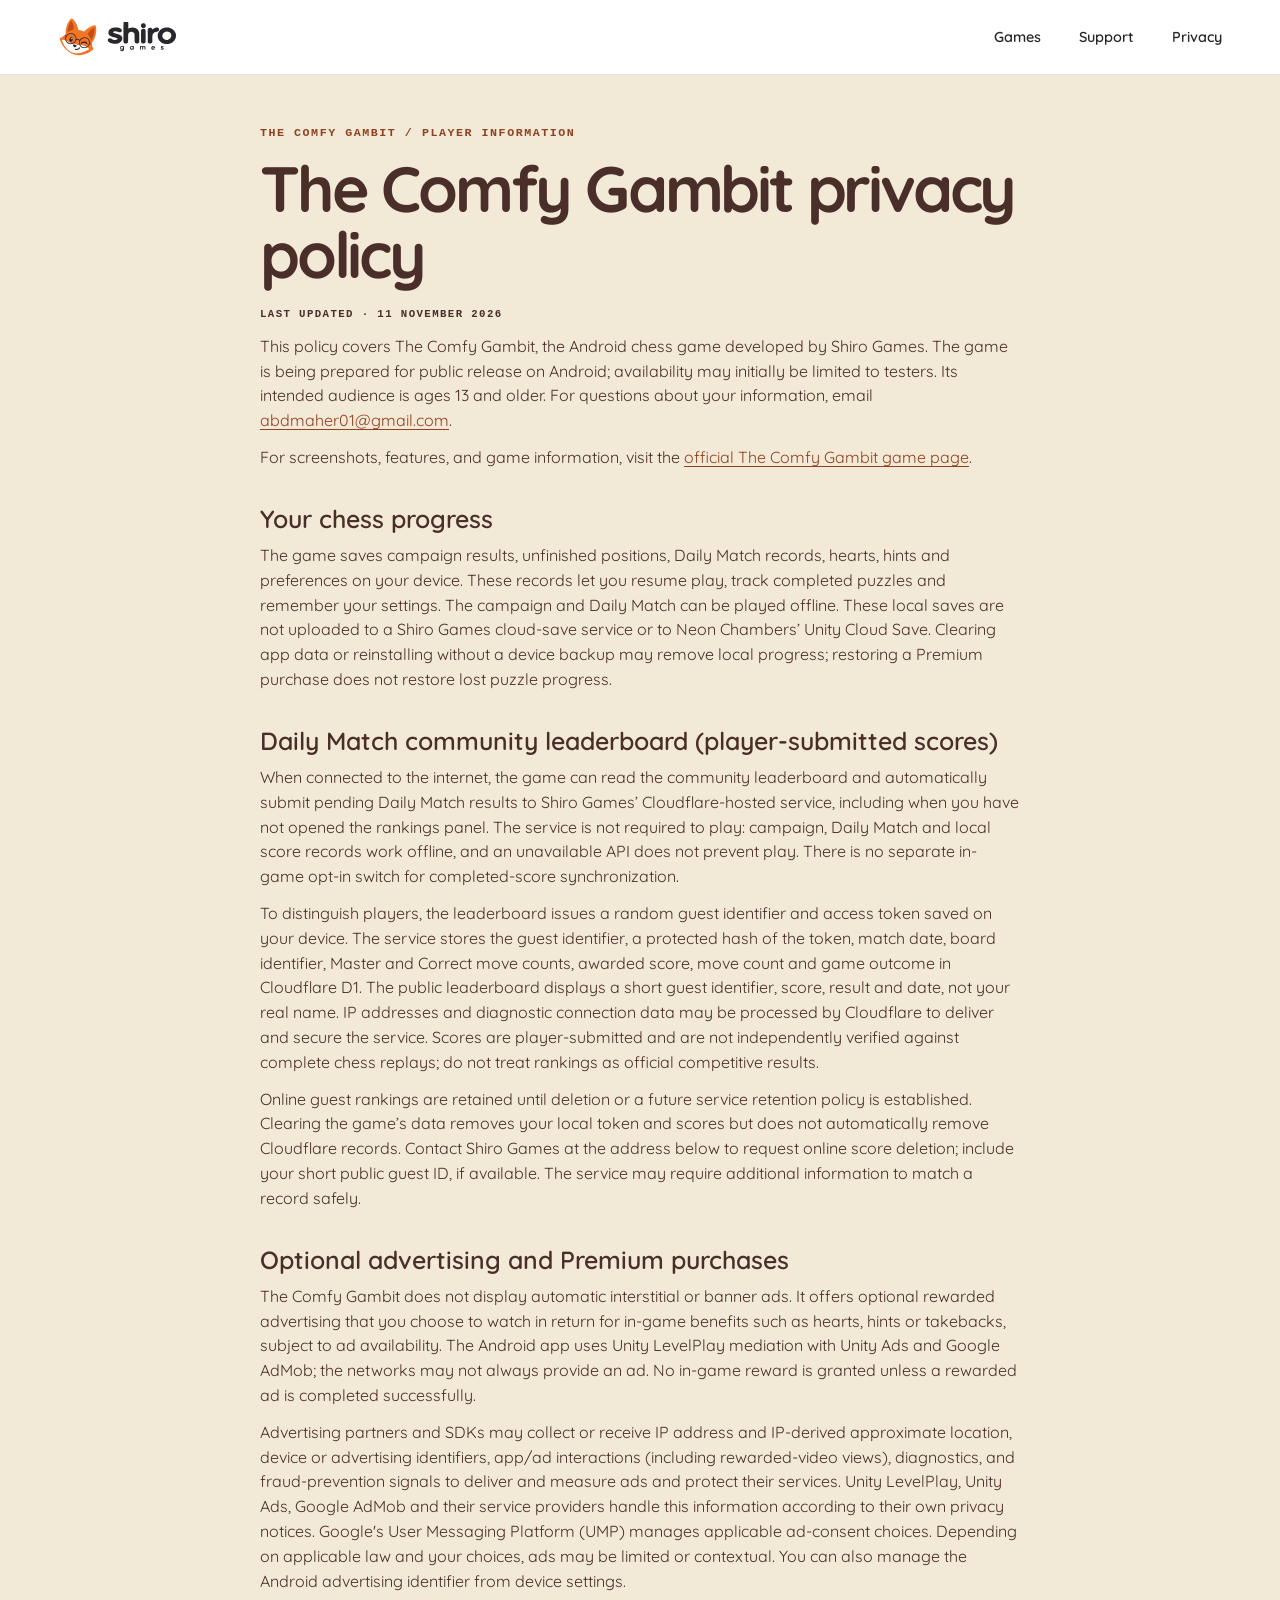
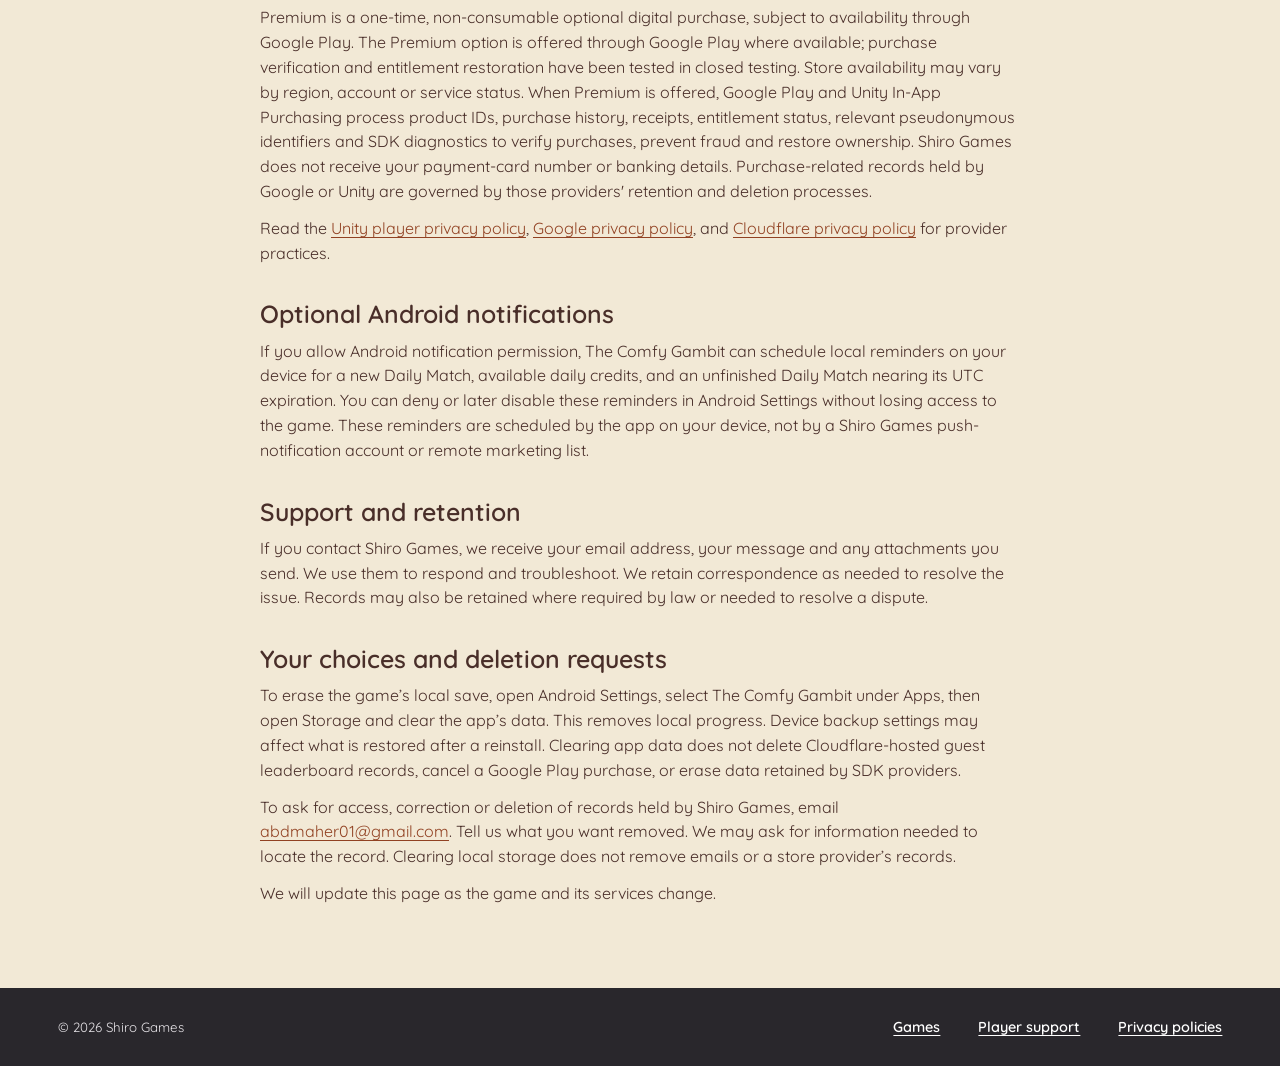
<file: the-comfy-gambit/privacy.html>
<!doctype html>
<html lang="en"><head><meta charset="utf-8"><meta name="viewport" content="width=device-width, initial-scale=1">
<title>The Comfy Gambit Privacy Policy | Shiro Games</title><meta name="description" content="How The Comfy Gambit handles local chess progress, its Daily Match leaderboard, optional rewarded ads, Premium purchases, local Android reminders and deletion requests.">
<link rel="canonical" href="https://shirogames.site/the-comfy-gambit/privacy">
<meta property="og:type" content="website">
<meta property="og:site_name" content="Shiro Games">
<meta property="og:title" content="The Comfy Gambit Privacy Policy | Shiro Games">
<meta property="og:description" content="How The Comfy Gambit handles local chess progress, its Daily Match leaderboard, optional rewarded ads, Premium purchases, local Android reminders and deletion requests.">
<meta property="og:url" content="https://shirogames.site/the-comfy-gambit/privacy">
<meta property="og:image" content="https://shirogames.site/assets/comfy-board.webp">
<meta name="twitter:card" content="summary_large_image">
<link rel="icon" href="/favicon.png" type="image/png" sizes="192x192"><link rel="apple-touch-icon" href="/favicon.png"><link rel="stylesheet" href="/style.css?v=fox2"></head>
<body class="doc comfy"><a class="skip" href="#main">Skip to content</a>
<header class="top"><div class="wrap"><a class="brand" href="/"><img class="brand-fox" src="/assets/shiro-fox.svg" alt=""><img class="brand-type" src="/assets/shiro-type.svg" alt="Shiro Games"></a><nav aria-label="Main"><a href="/#games">Games</a><a href="/support">Support</a><a href="/privacy">Privacy</a></nav></div></header>
<main id="main"><div class="wrap"><article class="inner"><p class="kicker">The Comfy Gambit / Player information</p><h1>The Comfy Gambit privacy policy</h1><p class="edition">Last updated · 11 November 2026</p><p>This policy covers The Comfy Gambit, the Android chess game developed by Shiro Games. The game is being prepared for public release on Android; availability may initially be limited to testers. Its intended audience is ages 13 and older. For questions about your information, email <a href="mailto:abdmaher01@gmail.com?subject=The%20Comfy%20Gambit%20privacy%20request">abdmaher01@gmail.com</a>.</p>
<p>For screenshots, features, and game information, visit the <a href="/the-comfy-gambit/">official The Comfy Gambit game page</a>.</p>
<h2>Your chess progress</h2><p>The game saves campaign results, unfinished positions, Daily Match records, hearts, hints and preferences on your device. These records let you resume play, track completed puzzles and remember your settings. The campaign and Daily Match can be played offline. These local saves are not uploaded to a Shiro Games cloud-save service or to Neon Chambers’ Unity Cloud Save. Clearing app data or reinstalling without a device backup may remove local progress; restoring a Premium purchase does not restore lost puzzle progress.</p>
<h2>Daily Match community leaderboard (player-submitted scores)</h2><p>When connected to the internet, the game can read the community leaderboard and automatically submit pending Daily Match results to Shiro Games’ Cloudflare-hosted service, including when you have not opened the rankings panel. The service is not required to play: campaign, Daily Match and local score records work offline, and an unavailable API does not prevent play. There is no separate in-game opt-in switch for completed-score synchronization.</p><p>To distinguish players, the leaderboard issues a random guest identifier and access token saved on your device. The service stores the guest identifier, a protected hash of the token, match date, board identifier, Master and Correct move counts, awarded score, move count and game outcome in Cloudflare D1. The public leaderboard displays a short guest identifier, score, result and date, not your real name. IP addresses and diagnostic connection data may be processed by Cloudflare to deliver and secure the service. Scores are player-submitted and are not independently verified against complete chess replays; do not treat rankings as official competitive results.</p><p>Online guest rankings are retained until deletion or a future service retention policy is established. Clearing the game’s data removes your local token and scores but does not automatically remove Cloudflare records. Contact Shiro Games at the address below to request online score deletion; include your short public guest ID, if available. The service may require additional information to match a record safely.</p>
<h2>Optional advertising and Premium purchases</h2><p>The Comfy Gambit does not display automatic interstitial or banner ads. It offers optional rewarded advertising that you choose to watch in return for in-game benefits such as hearts, hints or takebacks, subject to ad availability. The Android app uses Unity LevelPlay mediation with Unity Ads and Google AdMob; the networks may not always provide an ad. No in-game reward is granted unless a rewarded ad is completed successfully.</p>
<p>Advertising partners and SDKs may collect or receive IP address and IP-derived approximate location, device or advertising identifiers, app/ad interactions (including rewarded-video views), diagnostics, and fraud-prevention signals to deliver and measure ads and protect their services. Unity LevelPlay, Unity Ads, Google AdMob and their service providers handle this information according to their own privacy notices. Google's User Messaging Platform (UMP) manages applicable ad-consent choices. Depending on applicable law and your choices, ads may be limited or contextual. You can also manage the Android advertising identifier from device settings.</p>
<p>Premium is a one-time, non-consumable optional digital purchase, subject to availability through Google Play. The Premium option is offered through Google Play where available; purchase verification and entitlement restoration have been tested in closed testing. Store availability may vary by region, account or service status. When Premium is offered, Google Play and Unity In-App Purchasing process product IDs, purchase history, receipts, entitlement status, relevant pseudonymous identifiers and SDK diagnostics to verify purchases, prevent fraud and restore ownership. Shiro Games does not receive your payment-card number or banking details. Purchase-related records held by Google or Unity are governed by those providers' retention and deletion processes.</p><p>Read the <a href="https://unity.com/legal/game-player-and-app-user-privacy-policy">Unity player privacy policy</a>, <a href="https://policies.google.com/privacy">Google privacy policy</a>, and <a href="https://www.cloudflare.com/privacypolicy/">Cloudflare privacy policy</a> for provider practices.</p>
<h2>Optional Android notifications</h2><p>If you allow Android notification permission, The Comfy Gambit can schedule local reminders on your device for a new Daily Match, available daily credits, and an unfinished Daily Match nearing its UTC expiration. You can deny or later disable these reminders in Android Settings without losing access to the game. These reminders are scheduled by the app on your device, not by a Shiro Games push-notification account or remote marketing list.</p>
<h2>Support and retention</h2><p>If you contact Shiro Games, we receive your email address, your message and any attachments you send. We use them to respond and troubleshoot. We retain correspondence as needed to resolve the issue. Records may also be retained where required by law or needed to resolve a dispute.</p>
<h2>Your choices and deletion requests</h2><p>To erase the game’s local save, open Android Settings, select The Comfy Gambit under Apps, then open Storage and clear the app’s data. This removes local progress. Device backup settings may affect what is restored after a reinstall. Clearing app data does not delete Cloudflare-hosted guest leaderboard records, cancel a Google Play purchase, or erase data retained by SDK providers.</p><p>To ask for access, correction or deletion of records held by Shiro Games, email <a href="mailto:abdmaher01@gmail.com?subject=The%20Comfy%20Gambit%20data%20deletion%20request">abdmaher01@gmail.com</a>. Tell us what you want removed. We may ask for information needed to locate the record. Clearing local storage does not remove emails or a store provider’s records.</p><p>We will update this page as the game and its services change.</p></article></div></main>
<footer class="foot"><div class="wrap"><small>© 2026 Shiro Games</small><div class="footlinks"><a href="/#games">Games</a><a href="/support">Player support</a><a href="/privacy">Privacy policies</a></div></div></footer></body></html>
</file>
<file: style.css>
* {box-sizing:border-box}
@font-face {
  font-family: "Shiro UI";
  src: url("/assets/type/Quicksand.ttf") format("truetype");
  font-weight: 300 700;
  font-display: swap;
}
:root {
  --fox: #f37423;
  --ear: #c14c18;
  --charcoal: #29272c;
  --paper: #fff;
  --ink: var(--charcoal);
  --muted: #56535c;
  --accent: #9b3b12;
  --line: #dddbe0;
  --sans: "Shiro UI", "Trebuchet MS", sans-serif;
  --mono: ui-monospace, Consolas, monospace;
}
body {margin:0;background:var(--paper);color:var(--ink);font:1rem/1.55 var(--sans)}
a {color:inherit;text-underline-offset:.2em} a:hover {text-decoration-thickness:2px} :focus-visible {outline:3px solid #0086a0;outline-offset:4px}
img,video {display:block;max-width:100%} p,h1,h2,h3,figure {margin:0} main {min-height:62vh}
.wrap {max-width:1260px;width:calc(100% - clamp(36px,9vw,144px));margin:auto}
.top {border-bottom:1px solid #e3e1e3;background:white;color:var(--charcoal)}
.top .wrap,.foot .wrap,.bar,.labelrow {display:flex;align-items:center;justify-content:space-between;gap:18px}
.top .wrap {min-height:74px}.brand {display:inline-flex;gap:9px;align-items:center;text-decoration:none;font-size:1.12rem;font-weight:750;letter-spacing:-.045em}
.brand img {display:block;object-fit:contain}
.brand-fox {width:40px;height:41px}
.brand-type {width:70px;height:34px}
nav a {text-decoration:none}
nav a:hover {text-decoration:underline;text-decoration-color:var(--ear)} nav,.footlinks,.actions {display:flex;gap:clamp(14px,3vw,38px);align-items:center;flex-wrap:wrap}
nav a,.footlinks a {font-size:.9rem;font-weight:600}.skip {position:absolute;top:-100px;z-index:10;background:white;color:black;padding:8px}.skip:focus {top:0}
.kicker,.num,.edition {font:700 .73rem/1.5 var(--mono);letter-spacing:.13em;text-transform:uppercase}
.kicker {color:var(--accent)}
.spotlight {background:var(--charcoal);color:#fff;overflow:hidden}
.studio {position:relative;isolation:isolate;display:grid;grid-template-columns:1.25fr 1fr;align-items:center;gap:5%;min-height:315px}
.studio-copy {padding:36px 0 42px;z-index:1}
.studio .kicker {display:flex;align-items:center;gap:11px;color:white;font-family:var(--sans);letter-spacing:.14em}
.signal {width:20px;height:6px;border-radius:8px;background:var(--fox)}
.studio h1 {font:700 clamp(3rem,6.6vw,6.5rem)/1.07 var(--sans);letter-spacing:-.07em;margin:10px 0}
.studio h1 span {color:var(--fox)}
.standfirst {max-width:40ch;color:#e2dfe5;font-size:clamp(1rem,1.35vw,1.15rem);font-weight:500}
.jump {display:inline-flex;align-items:center;gap:20px;margin-top:22px;padding:9px 16px;border-radius:9px;background:var(--fox);color:#242127;font-weight:700;text-decoration:none}
.jump:hover {background:#ff8c40}
.fox-print {height:100%;min-height:225px;position:relative;display:grid;place-items:center;isolation:isolate}
.fox-print:before {content:"";position:absolute;inset:0 -30vw 0 3%;background:var(--fox);transform:skewX(-16deg);z-index:-2}
.fox-print:after {content:"";position:absolute;inset:0 -18vw 0 40%;background-image:radial-gradient(#a83c182e 1.4px,transparent 1.7px);background-size:9px 9px;z-index:-1}
.fox-disc {width:clamp(142px,17vw,228px);aspect-ratio:1;background:#fff;border-radius:50%;display:grid;place-items:center;box-shadow:8px 8px 0 var(--charcoal);border:3px solid var(--charcoal);transform:rotate(-6deg)}
.fox-disc img {width:80%;height:80%;object-fit:contain}
.orbit {position:absolute;width:88%;height:62%;border:2px solid #29272c60;border-radius:50%;transform:rotate(-20deg)}
.spark {position:absolute;background:#fff;clip-path:polygon(50% 0,62% 38%,100% 50%,62% 62%,50% 100%,38% 62%,0 50%,38% 38%);width:30px;height:30px}
.spark.one {left:13%;top:16%}.spark.two {right:5%;bottom:18%;width:42px;height:42px}.spark.three {right:12%;top:17%;width:17px;height:17px;background:var(--charcoal)}
.labelrow {padding:26px 0 16px}
.labelrow h2 {font-size:clamp(1.7rem,2.8vw,2.5rem);letter-spacing:-.06em;line-height:1.1}
.catalog-count {font-size:.83rem;font-weight:700;color:#55515a}
.num,.edition {font-size:.67rem}
.shelf {display:grid;grid-template-columns:1fr 1fr;gap:20px;padding-bottom:55px}
.comfy {--paper:#f2e9d6;--ink:#492e29;--accent:#914122;--muted:#705349;--line:#cbbb9f;--btn:#663a2c;--btnink:#fff4e1}
.neon {--paper:#101023;--ink:#faf4ff;--muted:#c6bfd8;--accent:#79ecde;--line:#433856;--btn:#9af4e6;--btnink:#101628}
.card {background:var(--paper);color:var(--ink);overflow:hidden;display:flex;flex-direction:column;border-radius:15px;border:1px solid var(--line);text-decoration:none}
.cardtop {display:flex;justify-content:space-between;gap:12px;color:var(--accent);padding:15px 22px;border-bottom:1px solid var(--line)}
.plate {display:grid;grid-template-columns:51% 49%;grid-template-rows:minmax(0,1fr);align-items:center;position:relative;isolation:isolate;height:clamp(190px,20vw,275px);overflow:hidden}
.comfy .plate {background:#f2ead6}.neon .plate {background:radial-gradient(ellipse at 68% 55%,#35204e,#100f23 73%)}
.plate .letter {width:87%;margin-left:9%;z-index:1}.plate .board {width:115%;max-width:none;justify-self:center}
.neon .plate .board {width:auto;height:80%;max-width:88%;object-fit:contain;transform:rotate(7deg);filter:drop-shadow(0 0 10px #8545ff4d)}.comfy .plate .board {width:100%;height:100%;object-fit:contain}
.cardbody {display:flex;justify-content:space-between;align-items:center;gap:10px;border-top:1px solid var(--line);padding:18px 22px}
.cardbody p {font-size:.92rem;color:var(--muted);margin-top:4px}.cardbody h3 {font:600 1.3rem var(--sans)}.neon .cardbody h3 {font-family:var(--sans)}
.arrow {flex:none;display:grid;place-items:center;width:42px;height:42px;border:1px solid var(--line);border-radius:50%;font-size:1.3rem}.card:hover .arrow {background:var(--btn);color:var(--btnink)}
.foot {background:var(--charcoal);color:white}.foot .wrap {padding:28px 0;flex-wrap:wrap}.foot small {color:#e7e4e8}
.game,.doc {background:var(--paper);color:var(--ink)}.hero {display:grid;grid-template-columns:1fr 1fr;align-items:center;gap:7%;padding:clamp(36px,5vw,80px) 0}
.game h1 img {width:min(95%,400px);max-height:190px;object-fit:contain;object-position:left;margin:22px 0}.game h2 {font:700 clamp(2.3rem,4.5vw,4.3rem)/1.01 var(--sans);letter-spacing:-.045em}.neon.game h2 {font-family:var(--sans);font-weight:700}
.lede {max-width:46ch;margin:12px 0 24px;color:var(--muted);font-size:1.08rem}
.btn {display:inline-block;padding:10px 18px;background:var(--btn,#983c19);color:var(--btnink,white);border-radius:30px;text-decoration:none;font-weight:650}.btn:hover {text-decoration:underline}
.actions {gap:16px}.cover {border:1px solid var(--line);border-radius:12px;padding:14px;background:var(--paper);max-width:460px;width:100%;justify-self:end;overflow:hidden}
.cover img {width:100%;height:clamp(230px,26vw,385px);object-fit:contain}.cover figcaption {border-top:1px solid var(--line);padding:10px 2px 0;color:var(--muted)}
.section {padding:clamp(32px,5vw,72px) 0;border-top:1px solid var(--line)}.section h2 {margin:8px 0 20px}
.frames {display:grid;grid-template-columns:repeat(3,1fr);gap:clamp(12px,3vw,38px)}.frames img {width:100%;height:auto;border:1px solid var(--line);border-radius:12px}
.frames figcaption {margin:12px 0;color:var(--muted);font-size:.94rem}.frames b {display:block;color:var(--ink);font-size:1.06rem}
.film {display:grid;grid-template-columns:.8fr 1.2fr;align-items:center;gap:7%}.film video {width:100%;height:clamp(210px,25vw,340px);background:var(--paper);border:1px solid var(--line);border-radius:12px;object-fit:contain;padding:8px}
.doc .inner {max-width:760px;margin:auto;padding:50px 0 70px}.doc h1 {font:700 clamp(2.5rem,5vw,4.5rem)/1.04 var(--sans);letter-spacing:-.05em;margin:12px 0 18px}.doc h2 {font:600 1.55rem/1.18 var(--sans);margin:34px 0 10px}.doc p,.doc li {margin-bottom:12px}.doc a {color:var(--accent)}.doc ul {padding-left:1.3rem}.doc .policy-choice {display:block;padding:16px 0;border-bottom:1px solid var(--line);font-weight:650}
@media(max-width:760px){.wrap {width:calc(100% - 36px)}.shelf {grid-template-columns:1fr}.plate {height:clamp(185px,47vw,320px)}.studio {grid-template-columns:1.15fr .85fr;gap:14px;min-height:245px}.studio h1 {font-size:clamp(2.7rem,7.4vw,4.1rem)}.hero,.film {grid-template-columns:1fr;gap:26px}.cover {justify-self:center;max-width:520px}.cover img {height:250px}.frames {gap:12px}.film video {height:250px}.edition {letter-spacing:.04em}.top .wrap {gap:8px;min-height:60px}nav {gap:12px}}
@media(max-width:510px){.top .brand {font-size:1rem;gap:4px}.brand-fox {width:28px;height:32px}.brand-type {width:53px;height:26px}nav a {font-size:.8rem}.studio {grid-template-columns:minmax(0,1fr) 28%;gap:10px}.fox-disc {width:98px;box-shadow:4px 4px 0 var(--charcoal)}.fox-print {min-height:150px}.studio-copy {padding:26px 0}.studio .kicker {font-size:.6rem}.studio h1 {font-size:clamp(2.4rem,10vw,3rem)}.spark.one {left:8%;top:21%;width:16px;height:16px}.spark.two {width:20px;height:20px}.orbit {width:130%;height:48%}.standfirst {font-size:.96rem}.cardbody,.cardtop {padding:14px 15px}.frames {grid-template-columns:repeat(3,minmax(0,1fr))}.frames figcaption {font-size:.8rem}.frames b {font-size:.9rem}.wrap {width:calc(100% - 28px)}.footlinks {gap:13px}.game h1 img {max-height:140px}.doc .inner {padding-top:32px}}

/* The feature render has a lighter paper stock than the in-game capture. */
.game.comfy .cover {padding:0;background:#ffffeb;border-color:#d7c8ad;border-radius:24px}
.game.comfy .cover img {height:auto;max-height:390px;object-fit:contain;mask-image:linear-gradient(90deg,transparent,#000 5% 95%,transparent)}
.game.comfy .cover figcaption {background:#fcf5e6;text-align:center;padding:10px}
.game.comfy .hero {gap:5%}
.game.comfy .section .frames img {box-shadow:0 8px 24px #643e2412}
.doc nav a,.doc .footlinks a {color:inherit}
@media(max-width:510px){.game.comfy .cover img{max-height:285px}}
</file>
